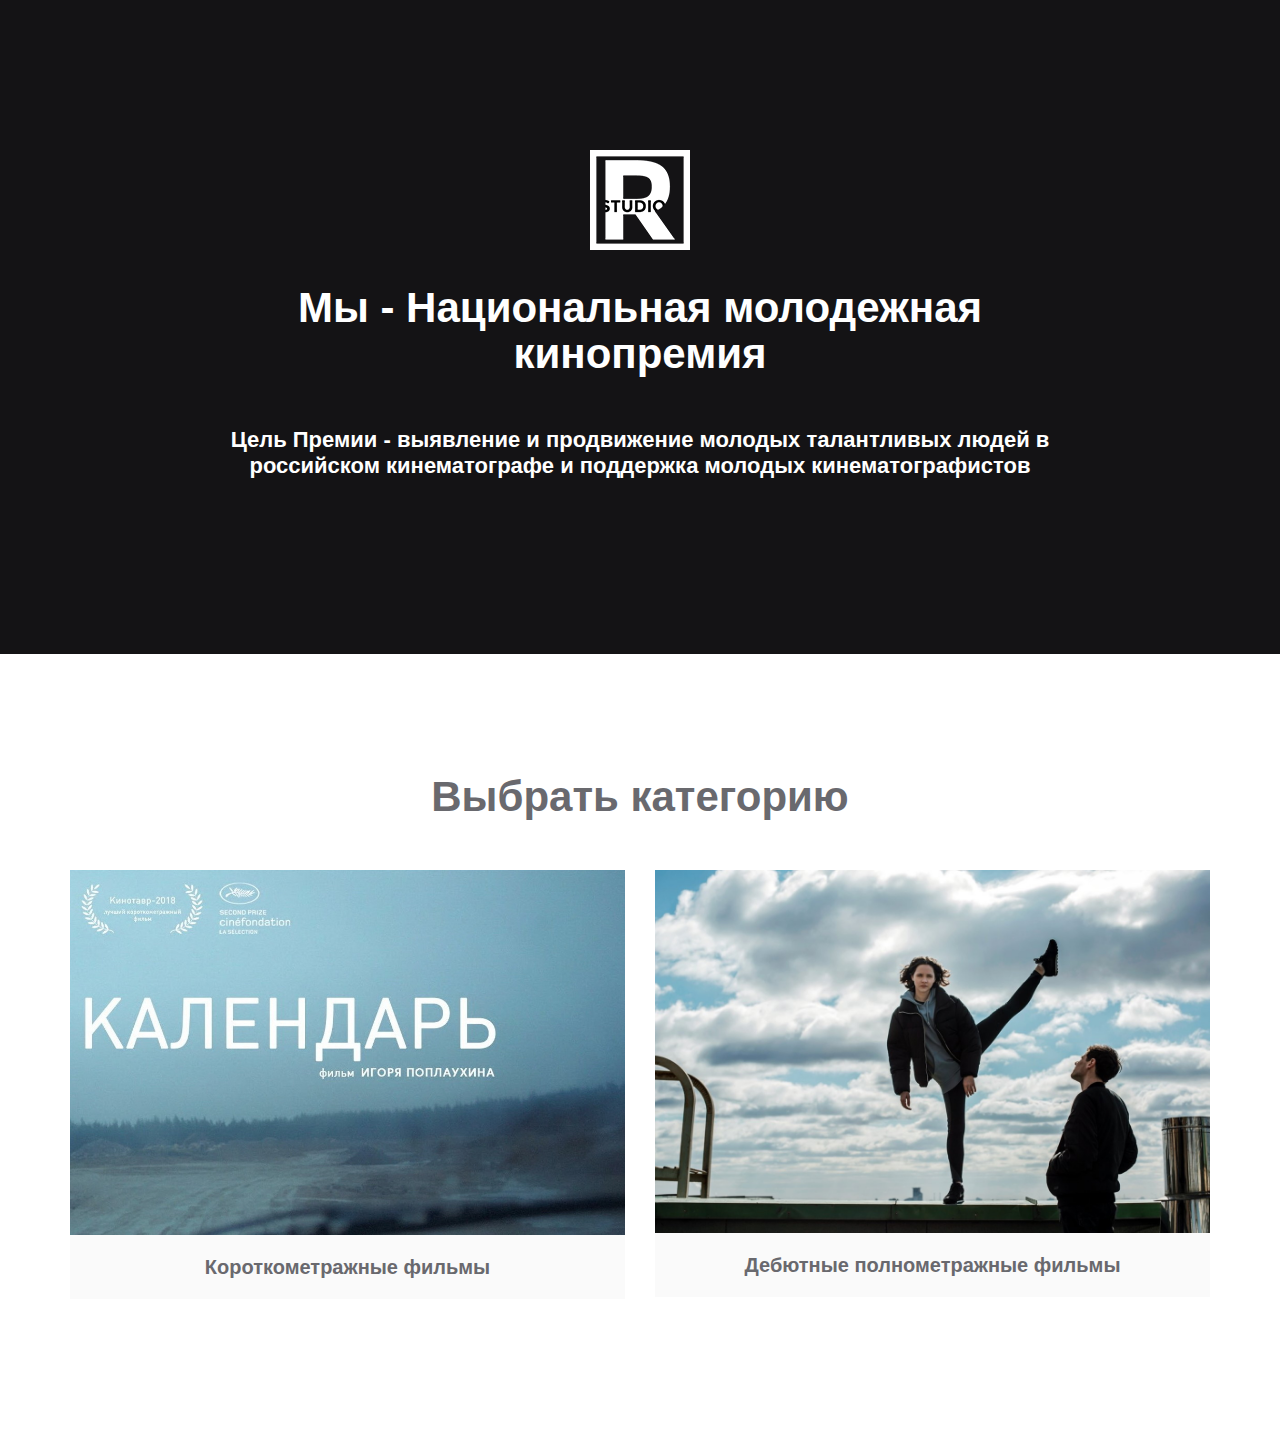
<file: index.html>
<!DOCTYPE html>
<!-- saved from url=(0039) -->
<html lang="en"><head><meta http-equiv="Content-Type" content="text/html; charset=UTF-8">

        <meta http-equiv="X-UA-Compatible" content="IE=edge">
        <meta name="viewport" content="width=device-width, initial-scale=1">

        <title>Роскульцентр - Национальная молодежная кинопремия</title>
        <meta name="description" content="Multipurpose Landing Page with Page Builder - Agency/Portfolio/Freelancer Landing Page">
        <meta name="keywords" content="getleads, html theme, Landing page, html landing page, one page, responsive landing page, agency, app, startup, consulting, event, e-learning, woodworking, event, medical, webservice, yoga">
        <meta name="author" content="Themedept">


        <link rel="shortcut icon" href="images/favicon.ico" type="image/x-icon">
        <link rel="icon" href="images/favicon.ico" type="image/x-icon">


        <link rel="stylesheet" href="css/bootstrap.min.css">

        <link rel="stylesheet" href="css/style.css">

        <link rel="stylesheet" href="css/responsive.css">


        <!--[if lt IE 9]>
              <script src="https://oss.maxcdn.com/html5shiv/3.7.2/html5shiv.min.js"></script>
              <script src="https://oss.maxcdn.com/respond/1.4.2/respond.min.js"></script>
            <![endif]-->
    </head>
    <body >

        <div class="loader bg-white" style="display: none;">
            <div class="loader-inner ball-scale-ripple-multiple vh-center" style="display: none;">
                <div></div>
                <div></div>
                <div></div>
            </div>
        </div>
        <div class="main-container" id="page">

            <section id="hero" class="bg-color content-align-md">
                <div class="container">
                    <div class="row y-middle c2">

                        <div class="col-lg-9 center-md text-white text-center">
                            <img src="images/logo.png" alt="" class="m-b-md">
                            <h2 class="m-b-lg m-t intro-demo">Мы - Национальная<span> молодежная кинопремия</span></h2>

                            <p class="lead m-b-md f-w-700">Цель Премии - выявление и продвижение молодых талантливых людей в российском кинематографе и поддержка молодых кинематографистов</p>
                        </div>


                    </div>
                </div>
            </section>


            <section id="demos" class="p-y-lg bg-edit">

                <div class="container">
                    <div class="row">
                        <div class="col-md-8 col-md-offset-2">
                            <div class="section-header text-center wow fadeIn m-t-20" >
                                <h2>Выбрать категорию</h2>
                            </div>
                        </div>
                    </div>
                    <div class="row c3 text-center">

                        <div class="col-sm-6">
                            <a href="demo1">
                                <div class="h caption-4 m-b-0">
                                    <figure><img src="images/black.jpg" alt="">
                                        <figcaption>
                                            <div class="caption-box vertical-center-abs text-center">
                                                <a href="black.html" class="btn btn-shadow btn-ghost">Просмотреть участников</a>
                                            </div>
                                        </figcaption>
                                    </figure>
                                </div>
                            </a>
                            <h5 class="bg-light">Короткометражные фильмы</h5>
                        </div>

                        <div class="col-sm-6">
                            <a href="demo3">
                                <div class="h caption-4 m-b-0">
                                    <figure><img src="images/white.jpg" alt="">
                                        <figcaption>
                                            <div class="caption-box vertical-center-abs text-center">
                                                <a href="white.html"  class="btn btn-shadow btn-ghost">Просмотреть участников</a>
                                            </div>
                                        </figcaption>
                                    </figure>
                                </div>
                            </a>
                            <h5 class="bg-light">Дебютные полнометражные фильмы</h5>
                        </div>


                    </div>


                </div>
            </section>

        </div>



    </body></html>
</file>
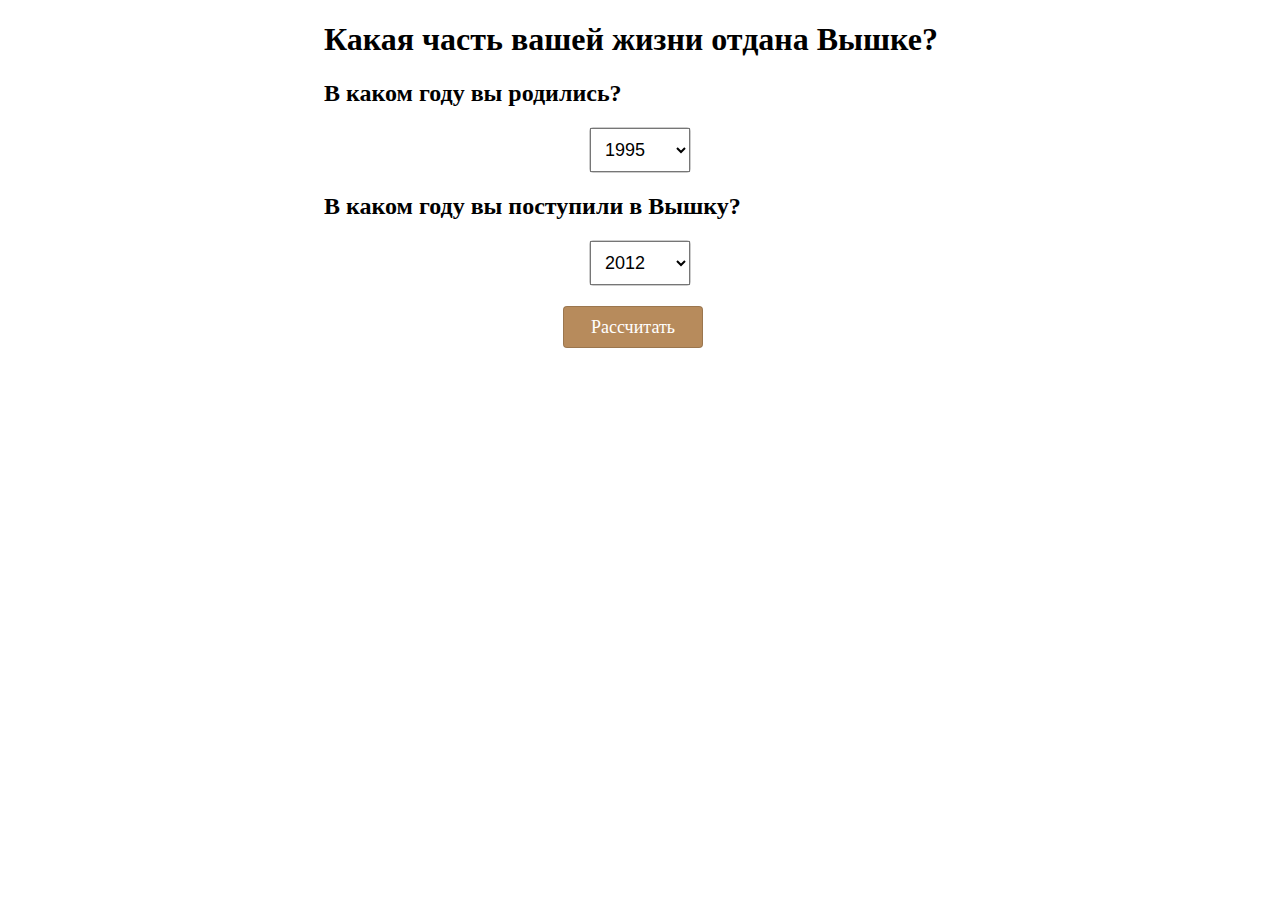
<file: game.html>
<!doctype html>
<html>
  <head>
    <meta charset="utf-8">
    <link rel="stylesheet" href="css/hse_game.css">
  </head>
  <body>

    <div class="game" id="game">

      <h1>Какая часть вашей жизни отдана Вышке?</h1>
        <label for="birthyear"><h2>В каком году вы родились?</h2></label>
      <div id="birth">
      <select name="birthyear" id="birthyear"><option value="1900">1900</option><option value="1901">1901</option><option value="1902">1902</option><option value="1903">1903</option><option value="1904">1904</option><option value="1905">1905</option><option value="1906">1906</option><option value="1907">1907</option>
        <option value="1908">1908</option><option value="1909">1909</option><option value="1910">1910</option><option value="1911">1911</option><option value="1912">1912</option><option value="1913">1913</option>
        <option value="1914">1914</option><option value="1915">1915</option><option value="1916">1916</option><option value="1917">1917</option><option value="1918">1918</option><option value="1919">1919</option><option value="1920">1920</option>
        <option value="1921">1921</option>
        <option value="1922">1922</option><option value="1923">1923</option><option value="1924">1924</option><option value="1925">1925</option><option value="1926">1926</option><option value="1927">1927</option>
        <option value="1928">1928</option><option value="1929">1929</option><option value="1930">1930</option><option value="1931">1931</option><option value="1932">1932</option><option value="1933">1933</option><option value="1934">1934</option>
        <option value="1935">1935</option><option value="1936">1936</option><option value="1937">1937</option><option value="1938">1938</option><option value="1939">1939</option><option value="1940">1940</option><option value="1941">1941</option>
        <option value="1942">1942</option><option value="1943">1943</option><option value="1944">1944</option><option value="1945">1945</option><option value="1946">1946</option><option value="1947">1947</option><option value="1948">1948</option>
        <option value="1949">1949</option><option value="1950">1950</option><option value="1951">1951</option><option value="1952">1952</option><option value="1953">1953</option><option value="1954">1954</option><option value="1955">1955</option>
        <option value="1956">1956</option><option value="1957">1957</option><option value="1958">1958</option><option value="1959">1959</option><option value="1960">1960</option><option value="1961">1961</option><option value="1962">1962</option>
        <option value="1963">1963</option><option value="1964">1964</option><option value="1965">1965</option><option value="1966">1966</option><option value="1967">1967</option><option value="1968">1968</option><option value="1969">1969</option>
        <option value="1970">1970</option><option value="1971">1971</option><option value="1972">1972</option><option value="1973">1973</option><option value="1974">1974</option><option value="1975">1975</option><option value="1976">1976</option>
        <option value="1977">1977</option><option value="1978">1978</option><option value="1979">1979</option><option value="1980">1980</option><option value="1981">1981</option><option value="1982">1982</option><option value="1983">1983</option>
        <option value="1984">1984</option><option value="1985">1985</option><option value="1986">1986</option><option value="1987">1987</option><option value="1988">1988</option><option value="1989">1989</option><option value="1990">1990</option>
        <option value="1991">1991</option><option value="1992">1992</option><option value="1993">1993</option><option value="1994">1994</option><option value="1995" selected>1995</option><option value="1996">1996</option><option value="1997">1997</option>
        <option value="1998">1998</option><option value="1999">1999</option><option value="2000">2000</option><option value="2001">2001</option><option value="2002">2002</option><option value="2003">2003</option><option value="2004">2004</option>
        <option value="2005">2005</option><option value="2006">2006</option><option value="2007">2007</option><option value="2008">2008</option><option value="2009">2009</option><option value="2010">2010</option><option value="2011">2011</option>
        <option value="2012">2012</option><option value="2013">2013</option><option value="2014">2014</option><option value="2015">2015</option><option value="2016">2016</option><option value="2017">2017</option>
        <option value="2018">2018</option>
        <option value="2019">2019</option>
      </select>
    </div>

    <label for="hseyear"><h2>В каком году вы поступили в Вышку?</h2></label>
    <div id="hse">
      <select name="hseyear" id="hseyear">
        <option value="1992">1992</option><option value="1993">1993</option><option value="1994">1994</option><option value="1995">1995</option><option value="1996">1996</option><option value="1997">1997</option>
        <option value="1998">1998</option><option value="1999">1999</option><option value="2000">2000</option><option value="2001">2001</option><option value="2002">2002</option><option value="2003">2003</option><option value="2004">2004</option>
        <option value="2005">2005</option><option value="2006">2006</option><option value="2007">2007</option><option value="2008">2008</option><option value="2009">2009</option><option value="2010">2010</option><option value="2011">2011</option>
        <option value="2012" selected>2012</option><option value="2013">2013</option><option value="2014">2014</option><option value="2015">2015</option><option value="2016">2016</option><option value="2017">2017</option><option value="2018">2018</option>
        <option value="2019">2019</option>
      </select>
    </div>

    <div class="btn_block">
      <button class="btn_calc" onclick="calc()" style="background-color: rgb(183, 139, 92);">Рассчитать</button>
    </div>

  </div>

  <div id="res" style="display: none;">
  </div>

  <script>
      function calc() {
        var birth_year = document.getElementById('birthyear');
        var hse_year = document.getElementById('hseyear');
        var cur_date = new Date();
        var result = Math.round((cur_date.getFullYear() - hse_year.value)/(cur_date.getFullYear() - birth_year.value)*100);
        console.log(result);
        document.getElementById('res').innerHTML = "<h1>Вы провели в Вышке " + result + "% своей жизни</h1>";
        document.getElementById('game').style['display'] = 'none';
        document.getElementById('res').style['display'] = 'block';
      };
  </script>

  </body>
</html>
</file>
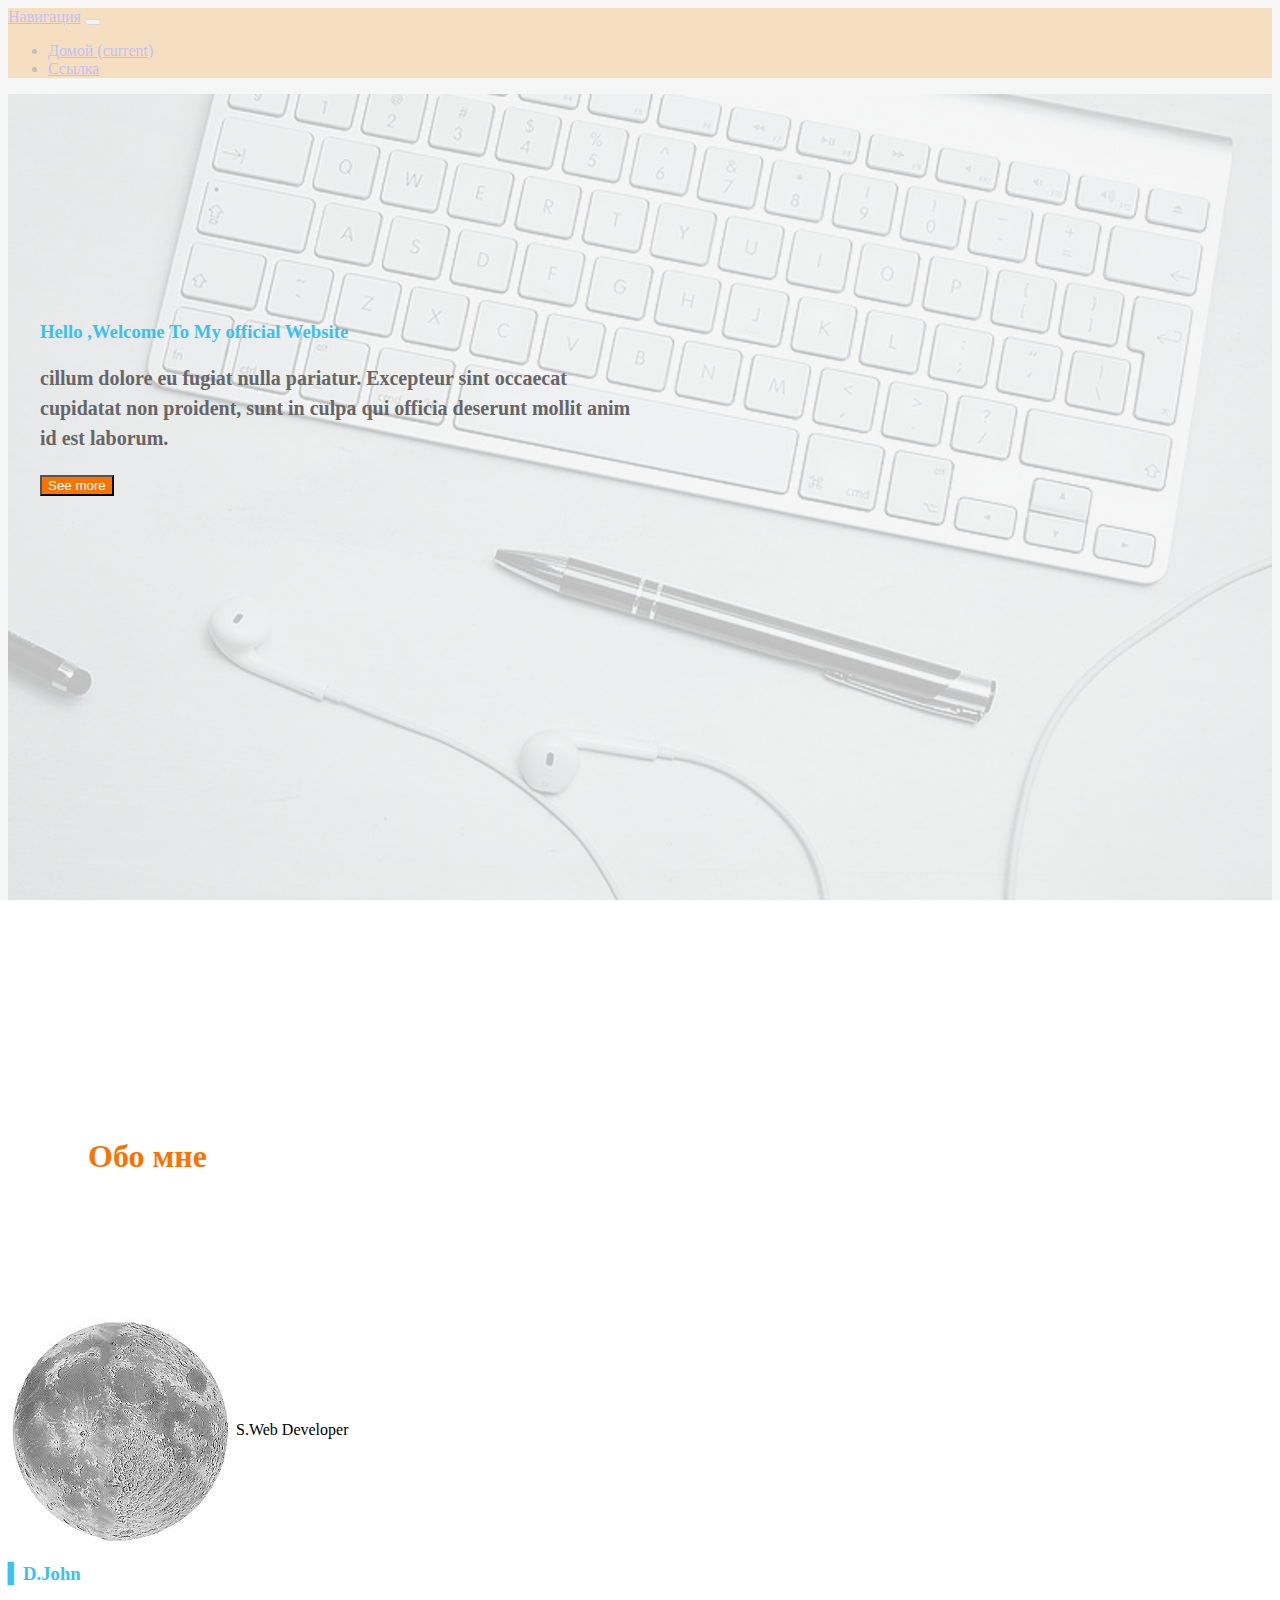
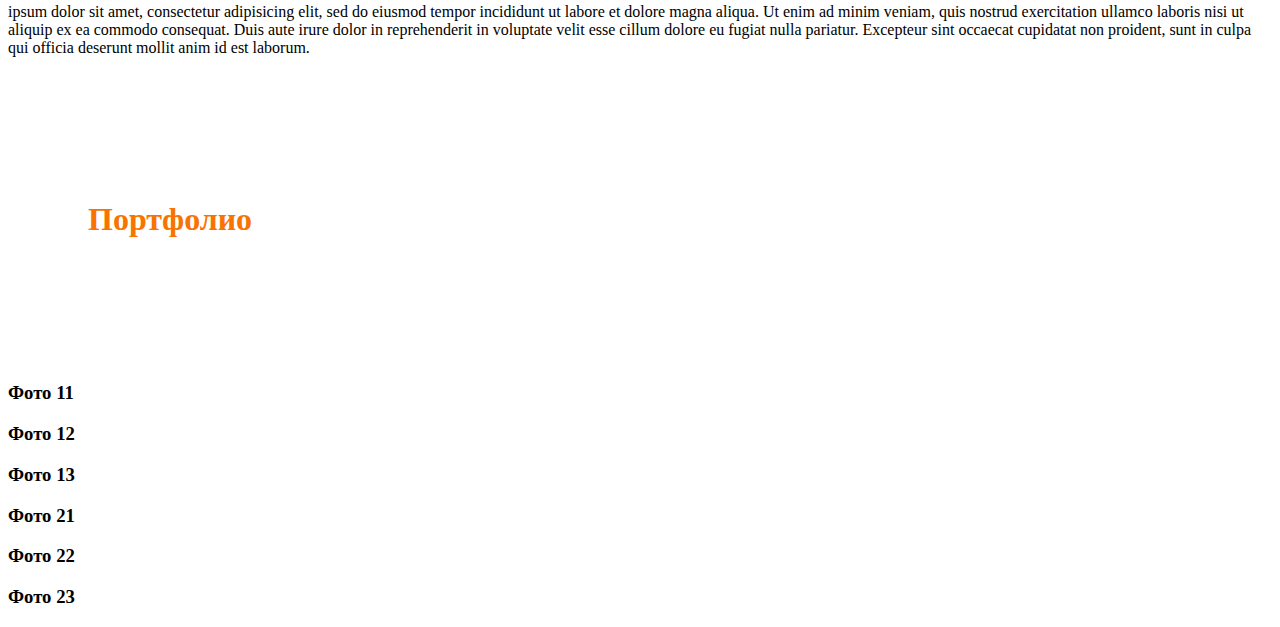
<file: newweb.html>
<!doctype html>
<html lang="ru">
 <head>

  <meta charset="utf-8">
  <meta name="viewport" content="width=device-width, initial-scale=1, shrink-to-fit=no">

  <link rel="stylesheet" href="https://stackpath.bootstrapcdn.com/bootstrap/4.1.3/css/bootstrap.min.css" integrity="sha384-MCw98/SFnGE8fJT3GXwEOngsV7Zt27NXFoaoApmYm81iuXoPkFOJwJ8ERdknLPMO" crossorigin="anonymous">
  <link rel="stylesheet" href="css/bs.css">

  <title>Сайт на бутстрапе</title>
 </head>
 <body>
   <nav class="navbar navbar-expand-lg fixed-top">
     <a class="navbar-brand" href="#">Навигация</a>
     <button class="navbar-toggler" type="button" data-toggle="collapse" data-target="#navbarSupportedContent" aria-controls="navbarSupportedContent" aria-expanded="false" aria-label="Toggle navigation">
       <span class="navbar-toggler-icon"></span>
     </button>

    <div class="collapse navbar-collapse" id="navbarSupportedContent">
    <ul class="navbar-nav mr-2">
      <li class="nav-item active">
        <a class="nav-link" href="#">Домой <span class="sr-only">(current)</span></a>
      </li>
      <li class="nav-item">
        <a class="nav-link" href="#">Ссылка</a>
      </li>
    </ul>
  </div>

  </nav>

  <header class="header">
    <div class="overlay"></div>
   <div class="container">
     <div class="description text-left">
        <h3><font color="#3AC1EF">
         Hello ,Welcome To My official Website
         <p>
         cillum dolore eu fugiat nulla pariatur. Excepteur sint occaecat cupidatat non
         proident, sunt in culpa qui officia deserunt mollit anim id est laborum.</p>
         <button class="btn btn-outline-secondary">See more</button>
        </font></h3>
       </div>
   </div>
  </header>

<div class="about text-center">
<h1>Обо мне</h1>
</div>
<div class="container">
  <div class="row">
    <div class="col-md-3 col-12">
      <img align="center" src="images/moon.jpg" class="img-fluid">
      <span class="text-justify">S.Web Developer</span>
    </div>
    <div class="col-lg-8 col-md-8 col-sm-12 desc">
      <h3><font color="#3AC1EF">▍D.John</font></h3>
          <p>
             ipsum dolor sit amet, consectetur adipisicing elit, sed do eiusmod
           tempor incididunt ut labore et dolore magna aliqua. Ut enim ad minim veniam,
           quis nostrud exercitation ullamco laboris nisi ut aliquip ex ea commodo
           consequat. Duis aute irure dolor in reprehenderit in voluptate velit esse
           cillum dolore eu fugiat nulla pariatur. Excepteur sint occaecat cupidatat non
           proident, sunt in culpa qui officia deserunt mollit anim id est laborum.
          </p>
    </div>
</div>

<div class="about text-center">
<h1>Портфолио</h1>
</div>
<div class="container">
  <div class="row">
    <div class="col-md-4 col-sm-6"><h3>Фото 11</h3></div>
    <div class="col-md-4 col-sm-6"><h3>Фото 12</h3></div>
    <div class="col-md-4 col-sm-6"><h3>Фото 13</h3></div>
</div>

  <div class="row">
    <div class="col-4"><h3>Фото 21</h3></div>
    <div class="col-4"><h3>Фото 22</h3></div>
    <div class="col-4"><h3>Фото 23</h3></div>
</div>

  <script src="https://code.jquery.com/jquery-3.3.1.slim.min.js" integrity="sha384-q8i/X+965DzO0rT7abK41JStQIAqVgRVzpbzo5smXKp4YfRvH+8abtTE1Pi6jizo" crossorigin="anonymous"></script>
  <script src="https://cdnjs.cloudflare.com/ajax/libs/popper.js/1.14.3/umd/popper.min.js" integrity="sha384-ZMP7rVo3mIykV+2+9J3UJ46jBk0WLaUAdn689aCwoqbBJiSnjAK/l8WvCWPIPm49" crossorigin="anonymous"></script>
  <script src="https://stackpath.bootstrapcdn.com/bootstrap/4.1.3/js/bootstrap.min.js" integrity="sha384-ChfqqxuZUCnJSK3+MXmPNIyE6ZbWh2IMqE241rYiqJxyMiZ6OW/JmZQ5stwEULTy" crossorigin="anonymous"></script>

  <script>
    $(document).ready(function(){
      $('.header').height ($(window).height());
  })
  </script>

 </body>
</html>
</file>
<file: css/style.css>
body{font-family:"Lato","Helvetica Neue",Helvetica,Arial,sans-serif;font-size:16px;line-height:20px;color:#69696E;font-weight:400;-webkit-font-smoothing:antialiased;padding:0;margin:0;}.main-container{overflow:hidden;}section{position:relative;overflow:hidden;}a,a:link,a:visited,a:hover,a:active{text-decoration:none;outline:0;-webkit-transition:all 0.25s ease-out;-moz-transition:all 0.25s ease-out;-ms-transition:all 0.25s ease-out;-o-transition:all 0.25s ease-out;transition:all 0.25s ease-out;}a.inverse,.inverse a,i.inverse{color:#ffffff!important;}blockquote{border-left:none;padding:0;margin:0;font-size:16px;line-height:16px;text-transform:none;}iframe{border:0;}.videoWrapper{position:relative;padding-bottom:56.25%;padding-top:0;height:0;}.videoWrapper>iframe{position:absolute;top:0;left:0;width:100%;height:100%;}.videoWrapper>.frameCover{position:absolute;left:0px;top:0px;width:100%;height:100%;background:none;}@-webkit-viewport { 
    width: device-width; 
}

@-moz-viewport { 
    width: device-width; 
}

@-ms-viewport { 
    width: device-width; 
}

@-o-viewport { 
    width: device-width; 
}

@viewport { 
    width: device-width; 
}



/* ==========================================================================
   02. TYPOGRAPHY
========================================================================== */
/* set margin for optimize vertical-align-middle */
h1, .h1, 
h2, .h2, 
h3, .h3, 
h4, .h4, 
h5, .h5,
h6, .h6,
p, .lead {
    margin-top: 0;
    margin-bottom: 10px;
}

h1, .h1 {
    font-weight: 900;
    font-size: 52px;
    line-height: 56px;
    text-shadow: 0 1px 2px rgba(0,0,0,.1);
}

h2, .h2 {
    font-weight: 900;
    font-size: 42px;
    line-height: 46px;
}

h3, .h3 {
    font-weight: 400;
    font-size: 34px;
    line-height: 38px;
}

h4, .h4 {
    font-weight: 900;
    font-size: 26px;
    line-height: 30px;
}

h5, .h5{
    font-weight: 700;
    font-size: 20px;
    line-height: 24px;
}

p {
    font-size: 16px;
    line-height: 20px;
}

.p-opacity {
    opacity: 0.7;
}

strong, 
b {
    font-weight: 900;
}

.lead {
    font-size: 22px;
    line-height: 26px;
    font-weight: 400;
}

.lead strong,
.lead b {
    font-weight: 700;
}

/*------------------------------------------------------------------*/
/*   Lato Font Weight
/*-----------------------------------------------------------------*/
.f-w-300 {
    font-weight: 300;
}

.f-w-400 {
    font-weight: 400;
}

.f-w-700 {
    font-weight: 700;
}

.f-w-900 {
    font-weight: 900;
}

/*------------------------------------------------------------------*/
/*   Contextual Colors
/*-----------------------------------------------------------------*/
.text-white {
    color: #ffffff;
}

.text-black {
    color: #69696E;
}

.text-blue {
    color: #439fe0;
}



/* ==========================================================================
   03. BACKGROUNDS
========================================================================== */
/*------------------------------------------*/
/*   Background Colors for demos
/*------------------------------------------*/
.bg-grey{
    background-color: #f1f1f1;
}

.bg-light{
    background-color: #fafafa;
	padding:20px 0;
}

.bg-orange {
    background-color: #ef7c46;
}

.bg-blue {
    background-color: #439FE0;
}

.bg-green {
    background-color: #56B68B;
}

.bg-red {
    background-color: #e74c3c;
}

.bg-purple {
    background-color: #8e44ad;
}

.bg-yellow {
    background-color: #f1c40f;
}

.bg-dark {
    background-color: #525e6c;
}

.bg-black {
    background-color: #2e3234;
}

.bg-white {
    background-color: #ffffff;
}

/*------------------------------------------*/
/*   Background Images for demos
/*------------------------------------------*/
.bg-color {
    background-color : #141315;
}

/*------------------------------------------*/
/*  Overlay Effect
/*------------------------------------------*/
.overlay {
    position: absolute;
    top: 0;
    left: 0;
    width: 100%;
    height: 100%;
    z-index: 0;
    /* Provides cross-browser RGBa background */
    zoom: 1;
    filter: progid:DXImageTransform.Microsoft.gradient(gradientType=0, startColorstr='#80000000', endColorstr='#80000000');
    background: transparent;
    background: rgba(51, 51, 51, 0.5);
}

/* set filter as none for IE9+, because IE9+ support RGBa */
:root .overlay {
    filter: none\0/IE9;
}



/* ==========================================================================
   04. BUTTONS
========================================================================== */
.btn, 
a.btn {
    display: inline-block;
    /*color: #ffffff;*/
    padding: 11px 18px;
    margin-bottom: 7px;
    margin-right: 5px;
    font-size: 15px;
    font-weight: 900;
    letter-spacing: 1px;
    vertical-align: middle;
    white-space: pre-line;
    text-align: center;
    -webkit-border-radius: 4px;
    -moz-border-radius: 4px;
    border-radius: 4px;
    cursor: pointer;
    -webkit-transition: all 0.3s ease-out;
    -moz-transition: all 0.3s ease-out;
    -ms-transition: all 0.3s ease-out;
    -o-transition: all 0.3s ease-out;
    transition: all 0.3s ease-out;
}

.btn:focus,
a.btn:focus,
.btn:hover,
a.btn:hover,
.btn.active:focus,
a.btn.active:focus,
.btn:active:focus,
a.btn:active:focus {
    color: #141315;
    outline: none;
}

.btn-md, 
a.btn-md {
    padding: 15px 25px;
    font-size: 16px;
}

.btn-lg, 
a.btn-lg {
    padding: 25px 60px;
    font-size: 18px;
}

/*------------------------------------------*/
/*  Menu Buttons
/*------------------------------------------*/
.btn-nav,
a.btn-nav,
.navbar-nav>li>a.btn-nav {
    color: #141315;
    margin-right: 0;
    margin-bottom: 0;
    opacity: 1 !important;
    -webkit-transition: all 0.5s ease-in-out;
    -moz-transition: all 0.5s ease-in-out;
    -o-transition: all 0.5s ease-in-out;
    transition: all 0.5s ease-in-out;
}

.active .btn-nav {
    background-color: #525e6c !important; 
}

.cta-header .active .btn-blue.btn-nav {
    background-color: #439FE0 !important;
}

.cta-header .active .btn-nav.btn-green {
    background-color: #f1f1f1 !important;
}

.cta-header .active .btn-nav.btn-yellow {
    background-color: #f1c40f !important;
}

.btn.btn-border {
    background-color: transparent !important;
}

/*------------------------------------------*/
/*  Grey Buttons
/*------------------------------------------*/
.btn-grey,
a.inverse.btn-grey,
.inverse a.btn-grey {
    background-color: #EFF1F4;
    color:#141315!important;
}

.btn.btn-grey {
    border: 3px solid #EFF1F4;
}

.btn-grey:hover,
.btn-nav.btn-grey:hover, 
.btn-grey:focus,
.btn-nav.btn-grey:focus {
    background-color: #d7dce5;
}

.btn.btn-grey:hover,
.btn.btn-grey:focus {
    border: 3px solid #d7dce5;
}

.btn-shadow.btn-grey {
    -webkit-box-shadow: 0 4px 0 #c7c8c9;
    -moz-box-shadow: 0 4px 0 #c7c8c9;
    box-shadow: 0 4px 0 #c7c8c9;
}

.btn-border.btn-grey,
a.btn-border.btn-grey {
    color: #EFF1F4;
}

/*------------------------------------------*/
/*  Orange Buttons
/*------------------------------------------*/
.btn-orange,
a.inverse.btn-orange,
.inverse a.btn-orange {
    background-color: #ef7c46;
}

.btn.btn-orange {
    border: 3px solid #ef7c46;
}

.btn-orange:hover,
.btn-nav.btn-orange:hover, 
.btn-orange:focus,
.btn-nav.btn-orange:focus {
    background-color: #ec6120;
}

.btn.btn-orange:hover,
.btn.btn-orange:focus {
    border: 3px solid #ec6120;
}

.btn-shadow.btn-orange {
    -webkit-box-shadow: 0 4px 0 #c76f45;
    -moz-box-shadow: 0 4px 0 #c76f45;
    box-shadow: 0 4px 0 #c76f45;
}

.btn-border.btn-orange,
a.btn-border.btn-orange {
    color: #ef7c46;
}

/*------------------------------------------*/
/*  Blue Buttons
/*------------------------------------------*/
.btn-blue,
a.inverse.btn-blue,
.inverse a.btn-blue {
    background-color: #439FE0;
}

.btn.btn-blue {
    border: 3px solid #439FE0;
}

.btn-blue:hover,
.btn-nav.btn-blue:hover, 
.btn-blue:focus,
.btn-nav.btn-blue:focus {
    background-color: #1d83c9;
}

.btn.btn-blue:hover,
.btn.btn-blue:focus {
    border: 3px solid #1d83c9;
}

.btn-shadow.btn-blue {
    -webkit-box-shadow: 0 4px 0 #437598;
    -moz-box-shadow: 0 4px 0 #437598;
    box-shadow: 0 4px 0 #437598;
}

.btn-border.btn-blue,
a.btn-border.btn-blue  {
    color: #439FE0;
}

/*------------------------------------------*/
/*  Green Buttons
/*------------------------------------------*/
.btn-green,
a.inverse.btn-green,
.inverse a.btn-green {
    background-color: #f1f1f1;
}
.btn-color{
	color: #333;
}

.btn.btn-green {
    border: 3px solid #f1f1f1;
	color:#333;
}

.btn-green:hover, 
.btn-nav.btn-green:hover,
.btn-green:focus,
.btn-nav.btn-green:focus {
    opacity:.8;
}

.btn.btn-green:hover,
.btn.btn-green:focus {
    border: 3px solid #f1f1f1;
}

.btn-shadow.btn-green {
    -webkit-box-shadow: 0 4px 0 #f1f1f1;
    -moz-box-shadow: 0 4px 0 #f1f1f1;
    box-shadow: 0 4px 0 #f1f1f1;
}

.btn-border.btn-green,
a.btn-border.btn-green {
    color: #56B68B;
}

/*------------------------------------------*/
/*  Red Buttons
/*------------------------------------------*/
.btn-red,
a.inverse.btn-red,
.inverse a.btn-red {
    background-color: #e74c3c;
}

.btn.btn-red {
    border: 3px solid #e74c3c;
}

.btn-red:hover, 
.btn-nav.btn-red:hover,
.btn-red:focus,
.btn-nav.btn-red:focus {
    background-color: #db2b19;
}

.btn.btn-red:hover,
.btn.btn-red:focus {
    border: 3px solid #db2b19;
}

.btn-shadow.btn-red {
    -webkit-box-shadow: 0 4px 0 #ba463a;
    -moz-box-shadow: 0 4px 0 #ba463a;
    box-shadow: 0 4px 0 #ba463a;
}

.btn-border.btn-red,
a.btn-border.btn-red  {
    color: #e74c3c;
}

/*------------------------------------------*/
/*  Purple Buttons
/*------------------------------------------*/
.btn-purple,
a.inverse.btn-purple,
.inverse a.btn-purple {
    background-color: #8e44ad;
}

.btn.btn-purple {
    border: 3px solid #8e44ad;
}

.btn-purple:hover,
.btn-nav.btn-purple:hover, 
.btn-purple:focus,
.btn-nav.btn-purple:focus {
    background-color: #722294;
}

.btn.btn-purple:hover,
.btn.btn-purple:focus {
    border: 3px solid #722294;
}

.btn-shadow.btn-purple {
    -webkit-box-shadow: 0 4px 0 #66377a;
    -moz-box-shadow: 0 4px 0 #66377a;
    box-shadow: 0 4px 0 #66377a;
}

.btn-border.btn-purple,
a.btn-border.btn-purple {
    color: #8e44ad;
}

/*------------------------------------------*/
/*  Yellow Buttons
/*------------------------------------------*/
.btn-yellow,
a.inverse.btn-yellow,
.inverse a.btn-yellow {
    background-color: #f1c40f;
}

.btn.btn-yellow {
    border: 3px solid #f1c40f;
}

.btn-yellow:hover,
.btn-nav.btn-yellow:hover, 
.btn-yellow:focus,
.btn-nav.btn-yellow:focus {
    background-color: #ddb100;
}

.btn.btn-yellow:hover,
.btn.btn-yellow:focus {
    border: 3px solid #ddb100;
}

.btn-shadow.btn-yellow {
    -webkit-box-shadow: 0 4px 0 #d1b234;
    -moz-box-shadow: 0 4px 0 #d1b234;
    box-shadow: 0 4px 0 #d1b234;
}

.btn-border.btn-yellow,
a.btn-border.btn-yellow {
    color: #f1c40f;
}

/*------------------------------------------*/
/*  Dark Buttons
/*------------------------------------------*/
.btn-dark,
a.inverse.btn-dark,
.inverse a.btn-dark {
    background-color: #525e6c;
}

.btn.btn-dark {
    border: 3px solid #525e6c;
}

.btn-dark:hover,
.btn-nav.btn-dark:hover, 
.btn-dark:focus,
.btn-nav.btn-dark:focus {
    background-color: #38485b;
}

.btn.btn-dark:hover,
.btn.btn-dark:focus {
    border: 3px solid #38485b;
}

.btn-shadow.btn-dark {
    -webkit-box-shadow: 0 4px 0 #31363b;
    -moz-box-shadow: 0 4px 0 #31363b;
    box-shadow: 0 4px 0 #31363b;
}

.btn-border.btn-dark,
a.btn-border.btn-dark {
    color: #525e6c;
}

/*------------------------------------------*/
/*  Black Buttons
/*------------------------------------------*/
.btn-black,
a.inverse.btn-black,
.inverse a.btn-black {
    background-color: #2e3234;
}

.btn.btn-black {
    border: 3px solid #2e3234;
}

.btn-black:hover,
.btn-nav.btn-black:hover, 
.btn-black:focus,
.btn-nav.btn-black:focus {
    background-color: #21272a;
}

.btn.btn-black:hover,
.btn.btn-black:focus {
    border: 3px solid #21272a;
}

.btn-shadow.btn-black {
    -webkit-box-shadow: 0 4px 0 #0a0b0b;
    -moz-box-shadow: 0 4px 0 #0a0b0b;
    box-shadow: 0 4px 0 #0a0b0b;
}

.btn-border.btn-black,
a.btn-border.btn-black {
    color: #2e3234;
}

/*------------------------------------------*/
/*  Ghost-White Buttons
/*------------------------------------------*/
.btn-ghost {
    background-color: transparent;
    border: 3px solid #fff;
    color: #fff;
}

.btn-ghost:hover {
    background-color: #fff;
    color: #69696E!important;
}

.btn-white {
    background-color: #fff;
    border: 3px solid #fff;
    color: #69696E!important;
}

.btn-white:hover {
    background-color: transparent;
    color: #fff!important;
}

/*------------------------------------------*/
/*  Social Buttons
/*------------------------------------------*/
.social-btn a {
    font-size: 22px!important;
    border-radius: 50px;
    display: inline-block;
    width: 40px;
    height: 40px;
    margin: -10px 0 0 1px;
    color: #fff;
    text-align: center;
}

.social-btn a>i {
    margin-top: 10px;
}

.social-btn a:hover {
    transform: scale(1.3);
    -webkit-transform: scale(1.3);
    -moz-transform: scale(1.3);
    -ms-transform: scale(1.3);
}

.sb-facebook {
    background-color: #3b5998;
}

.sb-facebook:hover {
    background-color: #4c70ba;
}

.sb-foursquare {
    background-color: #ef4b78;
}

.sb-foursquare:hover {
    background-color: #f37a9b;
}

.sb-google-plus {
    background-color: #dd4b39;
}

.sb-google-plus:hover {
    background-color: #e47365;
}

.sb-instagram {
    background-color: #3f729b;
}

.sb-instagram:hover {
    background-color: #548cb9;
}

.sb-linkedin {
    background-color: #0976b4;
}

.sb-linkedin:hover {
    background-color: #0b96e5;
}

.sb-pinterest {
    background-color: #cc2127;
}

.sb-pinterest:hover {
    background-color: #e04046;
}

.sb-skype {
    background-color: #00aff0;
}

.sb-skype:hover {
    background-color: #24c4ff;
}

.sb-twitter {
    background-color: #55acee;
}

.sb-twitter:hover {
    background-color: #83c3f3;
}

.sb-vimeo {
    background-color: #1ab7ea;
}

.sb-vimeo:hover {
    background-color: #49c6ee;
}

.sb-youtube {
    background-color: #e52d27;
}

.sb-youtube:hover {
    background-color: #ea5955;
}

.sb-grey {
    background-color: #EFF1F4;
}

.sb-white {
    background-color: #ffffff;
}

.sb-black {
    background-color: #69696E;
}

/*------------------------------------------*/
/*  App-Store Buttons
/*------------------------------------------*/
.btn-app,
a.btn-app {
    font-family: Arial, Helvetica, sans-serif;
    color: #fff;
    background-color: #000;
    border-radius: 4px;
    padding: 13px 20px 13px 60px;
    position: relative;
    display: inline-block;
    font-size: 25px;
    line-height: 20px;
    font-weight: 700;
    margin: 4px;
    text-align: left;
}

.btn-app i {
    position: absolute;
    left: 15px;
    top: 10px;
    font-size: 45px;
}

.btn-app span {
    display: block;
    font-size: 12px;
    padding-left: 2px;
}

.btn-app.google-play i { 
    top: 7px; 
}

.btn-app.windows-store { 
    padding-left: 70px; 
}

/*------------------------------------------*/
/*   Back to Top Button
/*------------------------------------------*/
.top {
    display: inline-block;
    height: 60px;
    width: 60px;
    position: fixed;
    bottom: 30px;
    right: 30px;
    z-index: 10;
    box-shadow: 0 0 10px rgba(0, 0, 0, 0.05);
    /* image replacement properties */
    overflow: hidden;
    text-indent: 100%;
    white-space: nowrap;
    background: #439FE0 url("../images/top-arrow.svg") no-repeat center 50%;
    visibility: hidden;
    opacity: 0;
    -webkit-transition: opacity .3s 0s, visibility 0s .3s;
    -moz-transition: opacity .3s 0s, visibility 0s .3s;
    transition: opacity .3s 0s, visibility 0s .3s;
}
.top.is-visible, .top.fade-out, .no-touch .top:hover {
    -webkit-transition: opacity .3s 0s, visibility 0s 0s;
    -moz-transition: opacity .3s 0s, visibility 0s 0s;
    transition: opacity .3s 0s, visibility 0s 0s;
}
.top.is-visible {
    /* the button becomes visible */
    visibility: visible;
    opacity: 1;
}
.top.fade-out {
    /* if the user keeps scrolling down, the button is out of focus and becomes less visible */
    opacity: .5;
}
.no-touch .top:hover {
    background-color: #e86256;
    opacity: 1;
}



/* ==========================================================================
   05. FORMS
========================================================================== */
.form-control {
    background: #e8ebed;
    color: #657380;
    font-size: 15px;
    font-weight: 700;
    padding: 16px;
    width:100%;
    height: auto;
    outline: 0;
    border: 2px solid #e8ebed;
    box-shadow: none;
    -webkit-transition: all 0.2s;
    -moz-transition: all 0.2s;
    -ms-transition: all 0.2s;
    -o-transition: all 0.2s;
    transition: all 0.2s;
}

.form-control:focus {
    background: #ffffff;
    border-color: #d4d9dd;
    box-shadow: none;
}

.form-white .form-control {
    background: #ffffff;
    border-color: #ffffff;
    color: #657380;
    -webkit-border-radius: 2px;
    -moz-border-radius: 2px;
    border-radius: 2px;
}

.form-white .form-control:focus {
    border-color: #ffffff;
}

.form-horizontal .control-label {
    padding-top: 14px;
}

.form-group button {
    width: 100%;
}

.form-inline .form-group, 
.form-inline .form-group input {
    margin-bottom: 2px;
}

.form-inline button {
    font-size: 15px;
    font-weight: 900;
    padding: 12px 25px;
    vertical-align: top;
    text-transform: uppercase;
    -webkit-border-radius: 2px;
    -moz-border-radius: 2px;
    border-radius: 2px;
}

.form-inline.double-input .form-group {
    width: 100%;
}

.form-inline.double-input .form-control {
    width: 49%;
}

.form-inline.double-input button {
    width: 99%;
}

.checkbox label, 
.radio label {
    font-size: 15px;
}

input[type=checkbox], 
input[type=radio] {
    margin-top: 6px;
}

.input-group-addon {
    padding: 6px 20px;
    font-size: 25px;
    font-weight: 400;
    line-height: 1;
    color: #555;
    text-align: center;
    background-color: #e8ebed;
    border: 2px solid #e8ebed;
    border-radius: 4px;
}

textarea { 
    resize:vertical; 
}

.form-inline .btn {
    padding: 14px 25px 15px;
}

/* mailchimp response */
.mc-response {
    font-size: 18px;
    line-height: 22px;
    font-weight: 900;
    margin-top: 10px;
    color: #fff;
    background-color: #8e44ad;
    padding: 20px;
    border-radius: 5px;
    -webkit-transition:all 2s ease-in-out;
    -moz-transition:all 2s ease-in-out;
    -o-transition:all 2s ease-in-out;
    transition:all 2s ease-in-out;
}

/* contact form response */
.success,
.failed {
    display: none;
    padding: 10px;
    border-radius: 5px;
    font-size: 17px;
    line-height: 20px;
    color: #fff;
}

.success i, 
.failed i {
    margin-right: 5px;
}    

.success {
    background-color: #56B68B;
}

.failed {    
    background-color: #e74c3c;
}


/* ==========================================================================
   06. CAROUSEL, LOADER, LIGHTBOX & HOVER EFFECT
========================================================================== */
/*------------------------------------------*/
/*   Carousel
/*------------------------------------------*/
/* Fade Effect */
.carousel-fade .carousel-inner .item {
    opacity: 0;
    -webkit-transition-property: opacity;
    -moz-transition-property: opacity;
    -o-transition-property: opacity;
    transition-property: opacity;
}

.carousel-fade .carousel-inner .active {
    opacity: 1;
}

.carousel-fade .carousel-inner .active.left,
.carousel-fade .carousel-inner .active.right {
    left: 0;
    opacity: 0;
    z-index: 1;
}

.carousel-fade .carousel-inner .next.left,
.carousel-fade .carousel-inner .prev.right {
    opacity: 1;
}

.carousel-fade .carousel-control {
    z-index: 2;
}

.carousel-indicators {
    bottom: -40px;
}

.carousel-indicators li {
    border: 2px solid #fff;
}

.carousel-indicators.inverse li {
    background-color: #869791;
    border: 2px solid #869791;
    opacity: 0.75;
}

.carousel-indicators.inverse .active {
    opacity: 1;
}

.shadow {
    -webkit-box-shadow: 0 3px 6px 0 rgba(0, 0, 0, 0.1);
    -moz-box-shadow: 0 3px 6px 0 rgba(0, 0, 0, 0.1);
    box-shadow: 0 3px 6px 0 rgba(0, 0, 0, 0.1);
    -webkit-transition: 0.2s ease-out;
    -moz-transition: 0.2s ease-out;
    -o-transition: 0.2s ease-out;
    -ms-transition: 0.2s ease-out;
    transition: 0.2s ease-out;
    margin-bottom: 10px;
    margin-left: 5px;
    margin-right: 5px; 
}

.shadow:hover {
    -webkit-box-shadow: 0 6px 12px 0 rgba(0, 0, 0, 0.2);
    -moz-box-shadow: 0 6px 12px 0 rgba(0, 0, 0, 0.2);
    box-shadow: 0 6px 12px 0 rgba(0, 0, 0, 0.2);
}

.owl-theme .owl-controls .owl-page span {
    margin: 4px;
}

.owl-theme.inverse .owl-controls .owl-page.active span {
    background-color: #fff;
    border: 2px solid #fff;
}

.owl-theme.inverse .owl-controls .owl-page span {
    border: 2px solid #fff;
    background-color: transparent; 
}

/*------------------------------------------*/
/*   Loader
/*------------------------------------------*/
.loader{
    position: fixed;
    top: 0;
    left: 0;
    right: 0;
    bottom: 0;
    z-index: 99999;
    height: 100%;
    width: 100%;
    text-align: center;
    overflow: hidden !important;
}

.loader.bg-white .loader-inner>div,
.loader.bg-grey .loader-inner>div,
.loader.bg-light .loader-inner>div
 {
    border: 1px solid #69696E;
}

/*------------------------------------------*/
/*   Lightbox Popup
/*------------------------------------------*/
.mfp-bg {
    opacity: 0.9;
}

.mfp-title {
    font-weight: 900;
    font-size: 15px;
}

.mfp-close {
    font-family: "Lato", "Helvetica Neue", Helvetica, Arial, sans-serif;
    font-weight: 900;
    font-size: 30px;
}

/*------------------------------------------*/
/*   Hover Effects
/*------------------------------------------*/
.h figure {
    z-index: 1;
    position: relative;
    overflow: hidden;
}

.h figure img {
    display: block;
    position: relative;
    width: 100%;
    height: auto;
    -webkit-transition:all 0.5s ease-in-out;
    -moz-transition:all 0.5s ease-in-out;
    -o-transition:all 0.5s ease-in-out;
    transition:all 0.5s ease-in-out;
}

.h figcaption {
    position: absolute;
    bottom: 0;
    top: 0;
    width: 100%;
    opacity: 0;
    z-index: 1;
    -webkit-transition:all 0.5s ease-in-out;
    -moz-transition:all 0.5s ease-in-out;
    -o-transition:all 0.5s ease-in-out;
    transition:all 0.5s ease-in-out;
}

.h figure:hover figcaption, 
.h figure:hover img {
    opacity: 1;
    -webkit-transition:all 0.5s ease-in-out;
    -moz-transition:all 0.5s ease-in-out;
    -o-transition:all 0.5s ease-in-out;
    transition:all 0.5s ease-in-out;
}

/* caption-1 */
.h.caption-1 figcaption {
    border: 3px solid #dedde1;
    border-radius: 0;
    background-color: #ffffff;
    background-color: rgba(255,255,255,1);
}

.h.caption-1 .caption-box {
    padding-left: 20px;
    padding-right: 20px;
    width: 100%;
}

/* caption-2, caption-3 */
.h.caption-2 figure img {
    z-index: 10;
}

.h.caption-2 figure:hover img {
    transform: translateY(-50px) scale(0.5);
}

.h.caption-2 figcaption .caption-box {
    position: absolute;
    bottom: 5%;
    width: 100%;
    text-align: center;
}

.h.caption-2 figcaption .caption-box p, 
.h.caption-3 figcaption .caption-box p {
    font-size: 16px;
    font-weight: 900;
}

.h.caption-2 figcaption .caption-box p.small, 
.h.caption-3 figcaption .caption-box p.small {
    font-size: 14px;
    font-weight: 400;
    font-style: italic;
}

.h.caption-2 figcaption .caption-box a, 
.h.caption-3 figcaption .caption-box a {
    padding: 5px 10px;
}

/* caption-3 */
.h.caption-3 figure:hover img {
    -webkit-transform: translateY(-50px);
    -ms-transform: translateY(-50px);
    -o-transform: translateY(-50px);
    transform: translateY(-50px);
}

.h.caption-3 figcaption {
    top: auto;
    border: none;
    padding-top: 10px;
    background-color: #439FE0;
    -webkit-transform: translateY(100%);
    -ms-transform: translateY(100%);
    -o-transform: translateY(100%);
    transform: translateY(100%);
}

.h.caption-3 figure:hover figcaption {
    -webkit-transform: translateY(0px);
    -ms-transform: translateY(0px);
    -o-transform: translateY(0px);
    transform: translateY(0px);
}

.h.caption-3 figcaption .caption-box {
    text-align: center;
}

/* caption-4 */
.h.caption-4 figcaption {
    background-color: rgba(51, 51, 51, 0.8);
}

.h.caption-4 .caption-box {
    padding-left: 20px;
    padding-right: 20px;
    width: 100%;
}

.h.caption-4 figure:hover img,  
.h.caption-5 figure:hover img{
    -webkit-transform: scale(1.3);
    -ms-transform: scale(1.3);
    -o-transform: scale(1.3);
    transform: scale(1.3);
}

/* caption-5 */
.h.caption-5 figcaption {
    opacity: 1;
    background-color: rgba(0, 0, 0, 0.15);
}

.h.caption-5 .caption-box {
    padding-left: 20px;
    padding-right: 20px;
    padding-top: 23%;
    width: 100%;
    -webkit-transition:all 0.5s ease-out;
    -moz-transition:all 0.5s ease-out;
    -o-transition:all 0.5s ease-out;
    transition:all 0.5s ease-out;
}

.h.caption-5 figure p, 
.h.caption-5 figure a {
    visibility: hidden;
    -webkit-transition:all 0.1s ease-out;
    -moz-transition:all 0.1s ease-out;
    -o-transition:all 0.1s ease-out;
    transition:all 0.1s ease-out;
}

.h.caption-5 figure:hover p, 
.h.caption-5 figure:hover a {
    visibility: visible;
    -webkit-transition:all 0.5s ease-out;
    -moz-transition:all 0.5s ease-out;
    -o-transition:all 0.5s ease-out;
    transition:all 0.5s ease-out;
}

.h.caption-5 figure:hover .caption-box {
    padding-top: 0;
    -webkit-transition:all 0.5s ease-out;
    -moz-transition:all 0.5s ease-out;
    -o-transition:all 0.5s ease-out;
    transition:all 0.5s ease-out;
}

.h.caption-5 .caption-box h5>span {
    display:block;
    text-transform: uppercase;
    font-weight: 800;
    font-size: 15px;
}

.img-thumbnail {
    border: 1px solid #EFF1F4;
}



/* ==========================================================================
   07. SPACING & ALIGNMENT
========================================================================== */
/* margin */
.m-a-0 { margin:        0 !important; }
.m-t-0 { margin-top:    0 !important; }
.m-r-0 { margin-right:  0 !important; }
.m-b-0 { margin-bottom: 0 !important; }
.m-l-0 { margin-left:   0 !important; }
.m-x-0 { margin-right:  0 !important; margin-left:   0 !important; }
.m-y-0 { margin-top:    0 !important; margin-bottom: 0 !important; }

.m-a { margin:        10px !important; }
.m-t { margin-top:    10px !important; }
.m-r { margin-right:  10px !important; }
.m-b { margin-bottom: 10px !important; }
.m-l { margin-left:   10px !important; }
.m-x { margin-right:  10px !important; margin-left: 10px !important; }
.m-y { margin-top:    10px !important; margin-bottom: 10px !important; }
.m-x-auto { margin-right: auto !important; margin-left: auto !important; }

.m-a-md { margin:        25px !important; }
.m-t-md { margin-top:    25px !important; }
.m-r-md { margin-right:  25px !important; }
.m-b-md { margin-bottom: 25px !important; }
.m-l-md { margin-left:   25px !important; }
.m-x-md { margin-right:  25px !important; margin-left:   25px !important; }
.m-y-md { margin-top:    25px !important; margin-bottom: 25px !important; }

.m-a-lg { margin:        50px !important; }
.m-t-lg { margin-top:    50px !important; }
.m-r-lg { margin-right:  50px !important; }
.m-b-lg { margin-bottom: 50px !important; }
.m-l-lg { margin-left:   50px !important; }
.m-x-lg { margin-right:  50px !important; margin-left:   50px !important; }
.m-y-lg { margin-top:    50px !important; margin-bottom: 50px !important; }

.new-row-md,
.new-row-sm { margin-top: 40px; }

/* padding */
.p-a-0 { padding:        0 !important; }
.p-t-0 { padding-top:    0 !important; }
.p-r-0 { padding-right:  0 !important; }
.p-b-0 { padding-bottom: 0 !important; }
.p-l-0 { padding-left:   0 !important; }
.p-x-0 { padding-left:   0 !important; padding-right: 0 !important; }
.p-y-0 { padding-top:    0 !important; padding-bottom: 0 !important; }

.p-a { padding:        30px !important; }
.p-t { padding-top:    30px !important; }
.p-r { padding-right:  30px !important; }
.p-b { padding-bottom: 30px !important; }
.p-l { padding-left:   30px !important; }
.p-x { padding-right:  30px !important; padding-left:   30px !important; }
.p-y { padding-top:    30px !important; padding-bottom: 30px !important; }

.p-a-md { padding:        60px !important; }
.p-t-md { padding-top:    60px !important; }
.p-r-md { padding-right:  60px !important; }
.p-b-md { padding-bottom: 60px !important; }
.p-l-md { padding-left:   60px !important; }
.p-x-md { padding-right:  60px !important; padding-left:   60px !important; }
.p-y-md { padding-top:    60px !important; padding-bottom: 60px !important; }

.p-a-lg { padding:        120px !important; }
.p-t-lg { padding-top:    120px !important; }
.p-r-lg { padding-right:  120px !important; }
.p-b-lg { padding-bottom: 120px !important; }
.p-l-lg { padding-left:   120px !important; }
.p-x-lg { padding-right:  120px !important; padding-left:   120px !important; }
.p-y-lg { padding-top:    120px !important; padding-bottom: 120px !important; }

/* centering vertically section*/
.vertical-center-abs, .vertical-center-rel{
    top: 50%;
    -webkit-transform: translateY(-50%);
    -moz-transform: translateY(-50%);
    -o-transform: translateY(-50%);
    -ms-transform: translateY(-50%);
    transform: translateY(-50%);
}

.vertical-center-abs {
    position: absolute;
}

.vertical-center-rel {
    position: relative;
}

/* centering vertically and horizontally */
.vh-center {
    position: absolute;
    top: 50%;
    left: 50%;
    margin-right: -50%;
    -webkit-transform: translate (-50%, -50%);
    -moz-transform: translate (-50%, -50%);
    -o-transform: translate (-50%, -50%);
    -ms-transform: translate (-50%, -50%);
    transform: translate (-50%, -50%);
}

/* centering vertically content */
.y-middle {
    display: -webkit-flex;
    display: -moz-flex;
    display: -ms-flexbox;
    display: flex;
    align-items: center;
    -webkit-align-items: center;
    justify-content: center;
    -webkit-justify-content: center;
    flex-direction: row;
    -webkit-flex-direction: row;
	padding: 150px 0;
}



/* ==========================================================================
   08. HEADER NAVIGATION
========================================================================== */
.navbar {
    background-color: #fff;
    box-shadow: 0 1px 1px rgba(0,0,0,.1);
    border: none;
    margin-bottom: 0;
    padding: 20px;
    -webkit-transition: all 0.5s ease-in-out;
    -moz-transition: all 0.5s ease-in-out;
    -o-transition: all 0.5s ease-in-out;
    transition: all 0.5s ease-in-out;
}

.top-nav-collapse {
    padding: 15px;
}

.navbar-brand {
    padding: 3px 0 0;
    height: auto;
}

.navbar-nav>li>a {
    color: #404B55;
    font-size: 15px;
    font-weight: 700;
    opacity: 0.8;
    padding: 9px 15px;
    border-radius: 5px;
    margin-right: 2px;
}

.navbar-nav>li>a:focus {
    background-color: transparent;
}

.navbar-nav>li>a:hover {
    opacity: 1;
    background-color: transparent;
}

.navbar-nav>.active>a, 
.navbar-nav>.active>a:hover, 
.navbar-nav>.active>a:focus {
    background-color: #eee;
    opacity: 1;
}

.navbar-toggle {
    border: none;
    padding: 5px 8px 3px;
}

.navbar-toggle .icon-bar {
    background-color: #404B55;
    opacity: 0.8;
}

.navbar-toggle:hover .icon-bar {
    opacity: 1;
}

/*------------------------------------------*/
/*   Navbar Transparent/ Navbar Color
/*------------------------------------------*/
.navbar.bg-color {
    background-color: #525e6c;
}

.navbar.bg-transparent {
    background-color: transparent;
    border: none;
    box-shadow: none;
    color: #fff;
}

.navbar.bg-transparent.top-nav-collapse {
    background-color: #fff;
    box-shadow: 0 1px 1px rgba(0,0,0,.1);
    -webkit-transition: all 0.5s ease-in-out;
    -moz-transition: all 0.5s ease-in-out;
    -o-transition: all 0.5s ease-in-out;
    transition: all 0.5s ease-in-out;
}

.navbar.bg-transparent .logo-white, 
.navbar.bg-transparent.top-nav-collapse .logo-black {
    display: block;
}

.navbar.bg-transparent.top-nav-collapse .logo-white, 
.navbar.bg-transparent .logo-black {
    display: none;
}

.navbar.bg-transparent .navbar-nav>li>a,
.navbar.bg-color .navbar-nav>li>a {
    color: #fff;
    opacity: 1;
}

.navbar.bg-transparent.top-nav-collapse .navbar-nav>li>a {
    color: #404B55;
    opacity: 0.8;
}

.navbar.bg-transparent.top-nav-collapse .navbar-nav>li>a.btn-nav {
    color: #fff;
    opacity: 1;
}

.navbar.bg-color .navbar-toggle .icon-bar {
    background-color: #ffffff;
    opacity: 1;
}
    
/*------------------------------------------*/
/*   Navbar Static
/*------------------------------------------*/
.navbar-static-top {
    position: absolute;
    top: 0;
    left: 0;
    right: 0;
}

/*------------------------------------------*/
/*   Navbar Only Logo Centered
/*------------------------------------------*/
.navbar.nav-onlylogo .navbar-header {
    width: 100%;
} 

.navbar.nav-onlylogo .navbar-brand {
    float: none;
    display: block;
}

.navbar.nav-onlylogo.bg-transparent .logo-white, 
.navbar.nav-onlylogo.bg-transparent.top-nav-collapse .logo-black{
    display: block;
}

.navbar.nav-onlylogo.bg-transparent .logo-black, 
.navbar.nav-onlylogo.bg-transparent.top-nav-collapse .logo-white{
    display: none;
}

/*------------------------------------------*/
/*   Navbar with Login and Signup
/*------------------------------------------*/
.navbar-nav>li>a.btn-login, 
.navbar-nav>li>a.btn-signup {
    padding-top: 7px;
    padding-bottom: 8px;
    margin-bottom: 0;
}

.navbar-nav>li>a.btn-login{
    margin-left: 150px;
    margin-right: 10px;
}

.navbar-nav>li>a.btn-signup {
    color: #fff !important;
    opacity: 1;
}

/*---------------------------------------------------*/
/*   Navbar 3cols with Call-us and Social Networks
/*---------------------------------------------------*/
.nav-3cols {
    font-size: 15px;
    font-weight: 700;
    padding-top: 6px;
}

.nav-3cols.nav-callus i{
    font-size: 21px;
    vertical-align: middle;
    margin-right: 5px;
} 

.nav-3cols.nav-callus .phone-number{
    font-size: 21px;
    font-weight: 900;
    margin-left: 5px;
}   

.nav-3cols .social-btn .phone-number{
    vertical-align: top;
}

.nav-3cols-logo {
    text-align: center;
}

.navbar.bg-transparent .nav-3cols {
    color: #fff;
}

.navbar.bg-transparent.top-nav-collapse .nav-3cols {
    color: #404B55;
}

.navbar.bg-transparent .nav-3cols-logo .logo-white, 
.navbar.bg-transparent .nav-3cols-logo .logo-black {
    margin: 0 auto;
}

/*------------------------------------------*/
/*   Navbar with Top Bar 
/*------------------------------------------*/
.nav-2.affix {
    position: fixed;
    top: 0;
    width: 100%;
    z-index:10;
}

.top-bar {
    padding: 20px;
    border-bottom: 1px solid #EFF1F4;
    color: #404B55;
    font-size: 14px;
    opacity: 0.8;
}

.top-bar .schedule {
    float: left;
}

.top-bar .schedule span,
.top-bar .contact-info .email,
.top-bar .contact-info .phone{
    font-size: 15px;
    font-weight: 700;
}

.top-bar .schedule i,
.top-bar .contact-info i{
    font-size: 20px;
    font-weight: bold;
    margin-right: 5px;
    vertical-align: text-bottom;
}

.top-bar .contact-info {
    float: right;
}

.top-bar .contact-info .email,
.top-bar .contact-info .phone {  
    float: left;
}

.top-bar .contact-info .email a{
    color: #404B55;
}

.top-bar .contact-info .phone span{
    display: none;
}

/*------------------------------------------*/
/*   Dropdown
/*------------------------------------------*/
.nav .open>a, 
.nav .open>a:focus, 
.nav .open>a:hover {
    background-color: #eee;
    border-color: #E8E8E8;
}

.bg-transparent .nav .open>a, 
.bg-transparent .nav .open>a:focus, 
.bg-transparent .nav .open>a:hover {
    background-color: transparent;
    border-color: transparent;
}

.dropdown-menu>li>a {
    color: #404B55;
    font-size: 15px;
    font-weight: 700;
    opacity: 0.8;
    padding: 9px 15px; 
}

.navbar-nav>li>.dropdown-menu {
    border: 1px solid #E8E8E8;
    border: 1px solid rgba(0,0,0,.1);
    -webkit-box-shadow: 0 6px 12px rgba(0,0,0,.1);
    box-shadow: 0 6px 12px rgba(0,0,0,.1);
}

.dropdown-submenu {
    position: relative;
}

.dropdown-submenu>.dropdown-menu {
    top: 0;
    left: 100%;
    margin-top: -6px;
    margin-left: -1px;
    -webkit-border-radius: 0;
    -moz-border-radius: 0;
    border-radius: 0;
}

.dropdown-submenu:hover>.dropdown-menu {
    display: block;
}

.dropdown-submenu>a:after {
    display: block;
    content: " ";
    float: right;
    width: 0;
    height: 0;
    border-color: transparent;
    border-style: solid;
    border-width: 5px 0 5px 5px;
    border-left-color: #E8E8E8;
    margin-top: 5px;
    margin-right: -10px;
}

.dropdown-submenu:hover>a:after {
    border-left-color: #fff;
}

.dropdown-submenu.pull-left {
    float: none;
}

.dropdown-submenu.pull-left>.dropdown-menu {
    left: -100%;
    margin-left: 10px;
    -webkit-border-radius: 6px 0 6px 6px;
    -moz-border-radius: 6px 0 6px 6px;
    border-radius: 6px 0 6px 6px;
}



/* ==========================================================================
   09. HERO SECTION
========================================================================== */
/*------------------------------------------*/
/*  Hero General
/*------------------------------------------*/
.hero {
    height: 700px;
}

.hero.height-800, 
.hero.height-800-fix {
    height: 800px;
}

.hero .lead {
    font-weight: 700;
}

.hero .btn a {
    font-size: 17px;
    color: #ffffff;
}

.hero p.small a {
    font-size: 15px;
}

.hero h1 {
    margin-bottom: 20px;
}

/*------------------------------------------*/
/*  Hero Closeup
/*------------------------------------------*/
.closeup-box {
    position: absolute;
    bottom: 0;
    width: 50%;
}

.closeup-box img {
    float: right;
    height: 650px;
}

.closeup-box.closeup-right {
    right: 0;
}

.closeup-box.closeup-right img {
    float: left;
}

/*------------------------------------------*/
/*  Hero with Lists
/*------------------------------------------*/
.hero .list-unstyled li {
    font-size: 21px;
    margin-bottom: 10px;
    font-weight: 700;
}

.hero .list-unstyled li>i {
    font-size: 32px;
    font-weight: 700;
    vertical-align: sub;
    margin-right: 5px;
}

/*------------------------------------------*/
/*  Hero Dashboard-Img
/*------------------------------------------*/
.dashboard-box {
    position: absolute;
    bottom: -50px;
    width: 50%;
}

.dashboard-box.dashboard-right {
    right: 0;
}

.dashboard-box img {
    height: 600px;
    padding-left:20px;
}

.carousel-dashboard .carousel-indicators {
    position: absolute;
    bottom: 102%;
}

/*------------------------------------------*/
/*  Hero Devices/Countdown
/*------------------------------------------*/
.hero.hero-devices {
    height: auto;
    padding-top: 140px;
    padding-bottom: 80px;
}

.hero.hero-devices .app-image {
    margin-top: 10px;
}

.hero.hero-countdown {
    height: auto;
    padding-top: 160px;
    padding-bottom: 100px;
}

/*------------------------------------------*/
/*  Hero Leadbox
/*------------------------------------------*/
.hero-leadbox {
    height: auto;
    padding-top: 150px;
    padding-bottom: 100px;
}

.hero-leadbox .form-horizontal {
    padding: 30px 40px 10px;
    border-radius: 5px;
    box-shadow: -2px -2px 6px 0 rgba(0,0,0,.1);
    background-color: #525e6c;
    background-color: rgba(0, 0, 0, 0.4);
}

.hero-leadbox .form-horizontal.form-2col {
    padding: 40px 40px 20px;
}

.hero-leadbox h5 {
    font-size: 20px;
    font-weight: 900;
}

.hero-leadbox .form-group.w-50 input {
    display: inline-block;
    width: 49.5%;
}

.hero-leadbox .feature-box i {
    font-size: 50px;
    font-weight: 400;
    margin-right: 10px;
}

.hero-leadbox .feature-box h5, 
.hero-leadbox .feature-box p {
    margin-left: 80px;
}

.hero-leadbox .feature-box h5 {
    margin-bottom: 5px;
}

.hero-leadbox .form-group button.picker__button--today, 
.hero-leadbox .form-group button.picker__button--clear, 
.hero-leadbox .form-group button.picker__button--close {
    width: 33%;
}

/*------------------------------------------*/
/*  Hero Video Popup
/*------------------------------------------*/
.popup-box {
    position: relative;
}

.popup-box img {
    max-width: 80%;
    margin: 0 auto;
    border-radius: 4px;
    box-shadow: 0 1px 3px 1px rgba(0,0,0,.2);
}

.popup-box .popup-button {
    position: absolute;
    top: 40%;
    left: 40%;
}

.popup-box .popup-button i {
    font-size: 50px;
    margin-top: -22px;
    color: #ffffff;
    padding: 23px 24px 22px 35px;
    background: #56B68B;
    border-radius: 50%;
    box-shadow: 0 1px 5px 2px rgba(0,0,0,.29);
}

.big-popup i {
    font-size: 150px;
    color: #fff;
}

.big-popup i:hover, 
.popup-box .popup-button i:hover {
    -ms-transform: scale(1.1);
    -webkit-transform: scale(1.1);
    transform: scale(1.1);
}

.watch-video{
    font-size: 16px;
    letter-spacing: 1px;
    text-transform: uppercase;
    white-space: nowrap;
    margin-left: 25px;
}

.watch-video i{
    font-size: 28px;
    margin-right: 5px;
    vertical-align: sub;
}

.watch-video:hover i {
    transform: scale(1.6);
    -webkit-transform: scale(1.6);
    -moz-transform: scale(1.6);
    -ms-transform: scale(1.6);
    margin-right: 10px;
}



/* ==========================================================================
   10. CONTENT SECTION
========================================================================== */
.section-header {
    margin-bottom: 50px;
}

.section-header span {
    display: block;
}

.content-border {
    border-bottom: 1px solid #E5E5E5;
}

.content-block h5, 
.content-block .h5{
    font-weight: 900;
    font-size: 20px;
    line-height: 22px;
}

.content-block .lead {
    font-size: 20px;
    line-height: 24px;
}

.content-block img:hover {
    opacity: 0.8;
    -webkit-transition:all 0.5s ease-out;
    -moz-transition:all 0.5s ease-out;
    -o-transition:all 0.5s ease-out;
    transition:all 0.5s ease-out;
}

.content-block .img-circle {
    width: 180px;
    height: 180px;
    margin: 0 auto;
}

/*------------------------------------------*/
/*  Content Dashboard
/*------------------------------------------*/
.content-dashboard {
    overflow-x: hidden; 
}

.content-dashboard .dash-left {
    margin-left: -400px;
}

/*------------------------------------------*/
/*  Content Split
/*------------------------------------------*/
.content-split {
    position: relative;
}

.content-split .img-block {
    position: absolute;
    top: 0;
    right: 0;
    background-repeat: no-repeat;
    background-position: center center;
    height: 600px;
    margin: 0px;
        
    -webkit-background-size: cover;
    -moz-background-size: cover;
    -o-background-size: cover;
    background-size: cover;
}

.content-split .img-block.left-block {
    left: 0;
}

.content-split .content-block {
    height: 600px;
    padding-left: 0;
    padding-right: 60px;
}

/*------------------------------------------*/
/*  Content Spotlight
/*------------------------------------------*/
.content-spotlight {
    margin-bottom: 20px;
}

.spotlight-block>figure{
    height: 500px;
    position: relative;
    overflow: hidden;
}

.spotlight-block>.spotlight-text {
    height: 500px;
    padding-left: 50px;
    padding-right: 50px;
}

.spotlight-block>figure>.img-wrap {
    height: 500px;
    position: absolute;
    top: 0;
    left: 0;
    right: 0;
    background-repeat: no-repeat;
    background-position: center center;

    -webkit-background-size: cover;
    -moz-background-size: cover;
    -o-background-size: cover;
    background-size: cover;

    -webkit-transition:all 0.5s ease-out;
    -moz-transition:all 0.5s ease-out;
    -o-transition:all 0.5s ease-out;
    transition:all 0.5s ease-out;
}

.spotlight-block>figure>.img-wrap:hover {
    opacity: 0.8;
    -webkit-transition:all 0.5s ease-out;
    -moz-transition:all 0.5s ease-out;
    -o-transition:all 0.5s ease-out;
    transition:all 0.5s ease-out;
}

.spotlight-block.img-left>.spotlight-text,
.spotlight-block.img-right>figure
{
    overflow: visible;
    z-index: 2;
}

.spotlight-block.img-left>.spotlight-text:after,
.spotlight-block.img-right>figure:after{
    content: '';
    display: block;
    position: absolute;
    width: 20px;
    height: 100%;
    left: -10px;
    top: 0;
    bottom: 0;
    background: #fff;
}

.spotlight-block>.spotlight-text h6 {
    font-size: 17px;
    margin-bottom: 20px;
}

/*------------------------------------------*/
/*  Content Grid
/*------------------------------------------*/
.content-grid > div {
    height: 600px;
    overflow: hidden;
}

.content-grid > div:first-child {
    padding-right: 5px;
}

.content-grid .lead-block {
    padding: 80px 40px;
    margin-bottom: 20px;
}

.content-grid .img-block {
    height: 100%;
    background-repeat: no-repeat;
    background-position: center center;

    -webkit-background-size: cover;
    -moz-background-size: cover;
    -o-background-size: cover;
    background-size: cover;
}



/* ==========================================================================
   11. FEATURES SECTION
========================================================================== */
.features-block i {
    font-size: 60px;
    font-weight: 400;
}

.features-block h4 {
    font-size: 23px;
    line-height: 24px;
    font-weight: 900;
    margin-top: 15px;
}

.features-block p {
    margin-bottom: 0;
}

.features-block p.small {
    font-size: 13px;
}

.features-block .icon-left i {
    float: left;
    margin-top: 10px;
    margin-right: 15px;
    font-size: 50px;
}

.features-block .icon-left p,
.features-block .icon-left h5 {
    margin-left: 80px;
}

.features-block .img-left img {
    float: left;
    width: 128px;
    margin-top: 10px;
    margin-right: 22px;
}

.features-block .img-left p {
    margin-left: 150px;
}

.features-block .fix-box {
    height: 400px;
    padding-right: 40px;
    padding-left: 40px;
}

.features-device {
    padding-top: 80px;
}

.features-device {
    padding-top: 80px;
}

.features-list.features-list-left {
    text-align: right;
}

/* Features Tab */
.features-tab {
    position: relative;
}

.features-tab .p-tab {
    font-size: 19px;
    line-height: 23px;
}

.features-tab .tab-title {
    width: 33%;
    padding: 30px 40px;
    text-transform: uppercase;
    position: relative;
    cursor: pointer;
    border-bottom: 1px solid #dedde1;
    box-sizing: border-box;
    -webkit-box-sizing: border-box;
    -webkit-transition: .05s ease;
    -moz-transition: .05s ease;
    -ms-transition: .05s ease;
    transition: .05s ease;
}

.features-tab.text-white .tab-title {
    border-bottom: 1px solid #fff;
}

.features-tab .tab-title.current {
    color: #fff;
    background-color: #439fe0;
}

.features-tab.text-white .tab-title.current {
    color: #69696E;
    background-color: #fff;
}

.features-tab .tab-title .i-right {
    position: absolute;
    right: 20px;
    top: 50%;
    margin-top: -15px;
    opacity: 0;
    font-size: 30px;
    -webkit-transition: .2s ease;
    -moz-transition: .2s ease;
    -ms-transition: .2s ease;
    transition: .2s ease;
}

.features-tab .tab-title.current .i-right {
    opacity: 1;
    color: #fff;
}

.features-tab.text-white .tab-title.current .i-right {
    opacity: 1;
    color: #69696E;
}

.features-tab .tab-content {
    position: absolute;
    right: 3%;
    top: 30%;
    width: 60%;
    opacity: 0;
    margin-top: -100px;
    -webkit-transform: translate3d(0,200px,0);
    -ms-transform: translate3d(0,200px,0);
    transform: translate3d(0,200px,0);
    -webkit-transition: .3s ease;
    -moz-transition: .3s ease;
    -ms-transition: .3s ease;
    transition: .3s ease;
}

.features-tab .tab-title.current + .tab-content {
    opacity: 1;
    -webkit-transform: translate3d(0,0,0);
    -ms-transform: translate3d(0,0,0);
    transform: translate3d(0,0,0);
}

/* Features Panels */
.features-panels .nav-tabs.nav-justified>li {
    padding: 35px 15px 0;
    text-align: center;
}

.features-panels .nav-tabs.nav-justified>li>a {
    border: 1px solid #e5f0fb;
    color: #69696E;
    border-radius: 0;
    padding: 0 0 20px;
    text-transform: uppercase;
    font-size: 15px;
    line-height: 18px;
    font-weight: 700;
    -webkit-transition: .3s ease;
    -moz-transition: .3s ease;
    -ms-transition: .3s ease;
    transition: .3s ease;
}

.features-panels .nav-tabs.nav-justified>li>a:hover {
    background-color: #fff;
    color: #439FE0;
}

.features-panels .nav-tabs.nav-justified>.active>a, 
.features-panels .nav-tabs.nav-justified>.active>a:focus,
.features-panels .nav-tabs.nav-justified>.active>a:hover {
    border: 1px solid #439FE0;
    color: #69696E;
    font-weight: 900;
}

.features-panels li a img {
    display: block;
    width: 60px;
    height: 60px;
    background-color: #fff;
    margin: -35px auto 20px;
    -webkit-transition: .3s ease;
    -moz-transition: .3s ease;
    -ms-transition: .3s ease;
    transition: .3s ease;
}

.features-panels .tab-content h3:after {
    content: '';
    width: 100px;
    height: 3px;
    background: #439FE0;
    display: block;
    margin: 10px 0;
}

.features-panels .icon-left i {
    float:left;
    margin-right: 5px;
    font-size: 20px;
}



/* ==========================================================================
   12. CALL TO ACTION(CTA) SECTION
========================================================================== */
.cta .lead {
    font-size: 20px;
    line-height: 24px;
}

.cta .outline {
    border: 1px solid #DDD;
    border-radius: 10px;
    padding: 40px 30px;
}

.cta .outline .lead {
    font-size: 23px;
    line-height: 29px;
    margin-top: 2px;
    margin-bottom: 0;
}

.cta .outline .btn-md {
    font-size: 18px;
    padding: 18px 40px;
    margin-bottom: 0;
}

.cta .small {
    font-size: 15px;
}

.cta .outline.bg-grey {
    border: 1px solid #e9f0f3;
}

.cta .outline.no-border {
    border: none;
    padding: 20px 30px;
}

.cta .single-line p.lead {
    display: inline-block;
    margin-bottom: 15px;
}

.cta .cta-box {
    padding: 15px;
    margin: 20px auto 10px;
    background-color: #EFF1F4;
    border-radius: 5px;
    width: 80%;
}

.cta .cta-box a {
    width: 100%;
    font-size: 25px;
    line-height: 30px;
    margin: 0;
}

.cta .cta-arrow {
    position: absolute;
    top: 50px;
    right: 0;
}

.cta .info {
    font-size: 22px;
    line-height: 26px;
    margin-bottom: 0;
}



/* ==========================================================================
   13. TESTIMONIALS SECTION
========================================================================== */
.testimonials .cite {
    font-weight: 900;
    font-size: 18px;
}

.testimonials .cite-info {
    display: block;
    font-weight: 700;
    font-size: 14px;
    margin-top: 5px;
}

.testimonials .img-left .cite {
    margin-left: 95px;
    margin-top: 15px;
}

.testimonials .img-left .cite-info {
    font-style: italic;
}

.testimonials .img-left figure {
    float: left;
    clear: both;
    width: 95px;
    height: 90px;
}

.testimonials .img-left blockquote p {
    clear: both;
}

.testimonials .big-img-left blockquote p {
    font-size: 17px;
}

.testimonials .quote-border {
    padding: 55px 20px 30px;
    border: 2px solid #EFF1F4;
    border-radius: 3px; 
    position: relative;
}

.testimonials .quote-border figure{
    position: absolute;
    top: -50px;
}

.testimonials .quote-border p {
    margin-bottom: 30px;
    line-height: 21px;
}

.testimonials .quote-border .cite {
    font-size: 17px;
}

.testimonials .quote-border .cite-info {
    font-size: 13px;
    margin-top: 3px;
}

.testimonials .big-quote i {
    font-size: 45px;
}

.testimonials .big-quote p {
    font-size: 25px;
    line-height: 29px;
}

.testimonials .big-quote .cite {
    font-size: 16px;
    text-transform: uppercase;
}

.testimonials .big-quote .cite-info{
    font-size: 15px;
    text-transform: none;
}

.testimonials-twitter .twitter-row {
    margin-top: 10px;
}

.testimonials-right p {
    font-size: 18px;
}

.carousel-testimonial-single .carousel-indicators {
    bottom: -40px;
}


/* ==========================================================================
   14. VIDEO SECTION
========================================================================== */
.bg-popup i{
    color: #fff;
    font-size: 100px;
}

.bg-popup i:hover {
    -ms-transform: scale(1.1);
    -webkit-transform: scale(1.1);
    transform: scale(1.1);
}

.video h4 {
    margin-bottom: 15px;
}

.video .popup-button {
    top: 37%;
    left: 37%;
}

.video .popup-button.sm-popup {
    top: 30%;
    left: 34%;
}



/* ==========================================================================
   15. CLIENTS SECTION
========================================================================== */
.clients {
    margin: 0 auto;
}

.clients img {
    display: inline-block;
    max-height: 128px;
    margin: 10px 50px 0;
    opacity: 0.55;
    -webkit-transition: all 0.2s ease-in-out;
    -moz-transition: all 0.2s ease-in-out;
    -o-transition: all 0.2s ease-in-out;
    transition: all 0.2s ease-in-out;
}

.clients img:hover {
    opacity: 1;
    -webkit-transition: all 0.2s ease-in-out;
    -moz-transition: all 0.2s ease-in-out;
    -o-transition: all 0.2s ease-in-out;
    transition: all 0.2s ease-in-out;
}

.clients.c-grid img{
    height: 128px;
    margin: 20px 0 0;
}

.clients h6{
    font-size: 23px;
    font-weight: 900;
}

.clients h4 {
    font-size: 28px;
    line-height: 32px;
    font-weight: 900;
}

.clients p {
    font-size: 16px;
}

/* ==========================================================================
   16. SOCIAL WIDGETS SECTION
========================================================================== */
/* Share Widget */
a.share-block {
    display: block;
    height: 160px;
    border-radius: 5px;
    background-color: #fff;
    border: 1px solid #dedcd7;
    padding-left: 10px;
    padding-right: 10px;
    padding-top: 40px;
    margin: 10px auto;
    color: #919191;
    text-decoration: none;
    font-size: 13px;
    font-weight: 700;
}

.share-color a.share-block {
    border: none;
    color: #fff;
}

a.share {
    color: #919191;
    font-size: 13px;
    font-weight: 700;
}

.share-block i, .share i {
    font-size: 50px;
    display: block;
    margin-bottom: 10px;
}

.share-block:hover {
    color: #fff;
}

.share-color .share-block:hover {
    -webkit-transform:scale(1.05);
    -ms-transform:scale(1.05);
    -o-transform:scale(1.05);
    transform:scale(1.05);
}

.share-block.twt:hover, 
.share-color .share-block.twt {
    background-color: #32b6e6;
}

.share-block.fb:hover, 
.share-color .share-block.fb {
    background-color: #6e88c6;
}

.share-block.gp:hover, 
.share-color .share-block.gp {
    background-color: #e47365;
}

.share.twt:hover {
    color: #32b6e6;
}

.share.fb:hover {
    color: #6e88c6;
}

.share.gp:hover {
    color: #e47365;
}

/* Twitter Widget */
.twitter-header i {
    font-size: 70px;
    color: #32b6e6;
}

.twitter-header p{
    font-weight: 700;
    font-size: 15px;
}

.twitter-header {
    margin-bottom: 30px;
}

.twitter-feed ul {
    padding-left: 0;
}

.twitter-feed .tweet {
    font-size: 23px;
    line-height: 27px;
    font-weight: 700;
}

.twitter-feed .tweet img{
    display: none;
}

.twitter-feed .timePosted a {
    opacity: 0.7;
    font-size: 14px;
    font-style: italic;
    font-weight: 700;
    color: #69696E;
}

.twt-white .twitter-feed .tweet,
.twt-white .twitter-feed .tweet a,
.twt-white .twitter-feed .timePosted a {
    color: #fff !important;
}

.twt-white .twitter-feed .tweet a,
.twt-white .twitter-feed .timePosted a {
    font-weight: 900;
    opacity: 1;
}

.twt-line i {
    font-size: 40px;
    color: #32b6e6;
}

.twt-line .twitter-feed .tweet {
    font-size: 16px;
    line-height: 20px;
    margin-bottom: 0;
}

.twt-line .twitter-feed p.timePosted {
    margin-bottom: 0;
}

.twt-line .twitter-feed .timePosted a {
    font-size: 12px;
    font-weight: 700;
    color: #69696E;
}

/* Instagram Widget */
.insta-grid .instagram-feed, 
.insta-col .instagram-feed,
.insta-line .instagram-feed {
    overflow: hidden;
    position: relative;
}

.insta-grid .instagram-feed ul,  
.insta-col .instagram-feed ul,
.insta-line .instagram-feed ul {
    padding: 0;
}

.insta-grid .instagram-feed li, 
.insta-col .instagram-feed li,
.insta-line .instagram-feed li {
    width: 20%;
    display: inline-block;
    float: left;
    -webkit-transition: all 0.25s ease-out;
    -moz-transition: all 0.25s ease-out;
    -ms-transition: all 0.25s ease-out;
    -o-transition: all 0.25s ease-out;
    transition: all 0.25s ease-out;
}

.insta-col .instagram-feed li {
    width: 33.3333%;
}

.insta-grid .instagram-feed li:hover, 
.insta-col .instagram-feed li:hover,
.insta-line .instagram-feed li:hover {
    opacity: 0.9;
}

.insta-grid .instagram-feed li img,  
.insta-col .instagram-feed li img,
.insta-line .instagram-feed li img{
    width: 100%;
}

.insta-grid .instagram-feed li:nth-of-type(n+11) {
    display: none;
}

.insta-col .instagram-feed li:nth-of-type(n+7) {
    display: none;
}

.insta-line .instagram-feed li:nth-of-type(n+6) {
    display: none;
}

.insta-col .instagram-title {
    padding-left: 50px;
    padding-right: 50px;
}

.insta-line .insta-square {
    display: block;
    width: 70px;
    height: 70px;
    position: absolute;
    left: 0;
    bottom: 0;
}

.insta-line .insta-square i{
    font-size: 50px;
}



/* ==========================================================================
   17. PORTFOLIO SECTION
========================================================================== */
.portfolio-grid {
    display: block;
    position: relative;
    margin-left: -15px;
    margin-right: -15px;
    padding-left: 0;
    margin-bottom: 0;
}

.portfolio-grid:after {
    content: "";
    display: block;
    clear: both;
}

.portfolio-grid li {
    display: block;
    position: relative;
    overflow: hidden;
    float: left;
    padding: 0;
    width: 25%;
}

.portfolio-grid li img, 
.portfolio-card img {
    width: 100%;
    height: auto;
}

.portfolio-card figure {
    border-radius: 5px;
}

.screenshots .portfolio-grid li {
    width: 30%;
    margin: 0 10px;
}

.carousel-app div[class^="col-"] {
    padding-left: 5px;
    padding-right: 5px;
}


/* ==========================================================================
   18. PRICING SECTION
=========================================================================== */
/* Pricing 3 Plans Flat */
.pricing-3pf .info {
    padding: 20px 10px;
    border-radius: 10px;
    margin-bottom: 20px;
}

.pricing-3pf .info .price {
    font-size: 95px;
    font-weight: 900;
    padding-top: 30px;
    padding-bottom: 50px;
}

.pricing-3pf .info .price .currency {
    font-size: 50px;
    font-weight: 400;
    vertical-align: super;
    margin-right: -15px;
}

.pricing-3pf .info .price .cents {
    font-size: 30px;
    font-weight: 400;
    vertical-align: bottom;
    margin-left: -15px;
}

.pricing-3pf .details h5 {
    font-size: 20px;
    line-height: 20px;
    margin-bottom: 5px;
}

.pricing-3pf .details p {
    font-size: 17px;
    line-height: 17px;
}

.pricing-3pf .details ul {
    padding-left: 0;
    list-style-type: none;
}

.pricing-3pf .details ul>li  {
    margin-bottom: 15px;
}

.pricing-3pf .green .details h5, 
.pricing-3pf .green .details p {
    color: #56B68B;
}

.pricing-3pf .green .details hr {
    border-color: #56B68B;
}

.pricing-3pf .blue .details h5, 
.pricing-3pf .blue .details p {
    color: #439FE0;
}

.pricing-3pf .blue .details hr {
    border-color: #439FE0;
}

.pricing-3pf .purple .details h5, 
.pricing-3pf .purple .details p {
    color: #8e44ad;
}

.pricing-3pf .purple .details hr {
    border-color: #8e44ad;
}

.pricing-3pf .dark .details h5, 
.pricing-3pf .dark .details p {
    color: #525e6c;
}

.pricing-3pf .dark .details hr {
    border-color: #525e6c;
}

.pricing-3pf .red .details h5, 
.pricing-3pf .red .details p {
    color: #e74c3c;
}

.pricing-3pf .red .details hr {
    border-color: #e74c3c;
}

/* Pricing 3 Plans Outlined */
.pricing-3po .info {
    padding: 35px 20px;
    border: solid 3px #EFF1F4;
    text-align: center;
    -webkit-border-radius: 5px;
    -moz-border-radius: 5px;
    border-radius: 5px;
    margin-bottom: 25px;
}

.pricing-3po .info.bg-color {
    border-color: transparent;
}

.pricing-3po .green .info{
    border-color: #56B68B;
}

.pricing-3po .info .price {
    font-size: 80px;
    font-weight: 900;
    padding-top: 30px;
    padding-bottom: 60px;
    margin-right: 20px;
}

.pricing-3po .info .price .currency {
    font-size: 30px;
    font-weight: 400;
    vertical-align: super;
    margin-right: 0px;
}

.pricing-3po .details li  {
    margin-bottom: 10px;
}

.pricing-3po .details {
    padding-left: 0;
    list-style-type: none;
}

/* Pricing Single with Testimonials */
.pricing-st .info {
    background: #EEF0F3;
    border-top: 3px solid #EEF0F3;
    max-width: 400px;
    padding: 50px 60px;
    -webkit-transition: border-color 0.3s;
    transition: border-color 0.3s;
}

.pricing-st .info:hover {
    border-color: #56B68B;
}

.pricing-st .info h4 {
    padding-bottom: 15px;
    border-bottom: 3px solid rgba(139, 144, 157, 0.18);
}

.pricing-st .info p {
    font-size: 17px;
    padding-bottom: 15px;
    border-bottom: 3px solid rgba(139, 144, 157, 0.18);
}

.pricing-st .info .price {
    font-size: 80px;
    font-weight: 900;
    padding-top: 20px;
    padding-bottom: 35px;
    margin-right: 20px;
}

.pricing-st .info .price .currency {
    font-size: 30px;
    font-weight: 400;
    vertical-align: super;
    margin-right: 0;
}

.pricing-st .details {
    padding-left: 0;
    list-style-type: none;
    font-style: italic;
}

.pricing-st .price {
    color: #56B68B;
}

.pricing-st p {
    font-size: 18px;
    line-height: 22px;
}

/* Pricing Single Centered */
.pricing-sc .info {
    background-color: #fff;
    padding: 50px 20px;
    border-radius: 10px;
}

.pricing-sc .price {
    color: #fff;
    border-radius: 50%;
    width: 200px;
    height: 200px;
    margin: 0 auto;
    font-size: 60px;
    font-weight: 900;
}

.pricing-sc .price .tag {
    display: block;
    padding-top: 40px;
    margin-bottom: 30px;
    text-transform: uppercase;
    font-size: 16px;
    font-weight: 900;
}

.pricing-sc .price .currency {
    font-size: 30px;
    font-weight: 400;
    vertical-align: super;
    margin-right: 0;
}

/* Pricing 2 Plans */
.pricing-2p .info {
    background: #fff;
    border: 2px solid #EFF1F4;
    border-radius: 5px;
    padding: 40px 50px;
}

.pricing-2p h4 {
    display: inline-block;
    text-align: left;
}

.pricing-2p .price{
    display: inline-block;
    float: right;
    clear: both;
    font-size: 35px;
    font-weight: 700;
}

.pricing-2p .price span{
    font-size: 27px;
    font-weight: 400;
}

.pricing-2p .details {
    padding-left: 0;
    list-style-type: none;
    font-size: 19px;
}

.pricing-2p .details li {
    margin-bottom: 10px;
}

.pricing-2p .details li i {
    font-weight: 400;
    font-size: 25px;
    vertical-align: middle;
    margin-right: 10px;
}

.pricing-2p .green .price, 
.pricing-2p .green .details li i {
    color: #56B68B;
}

.pricing-2p .blue .price, 
.pricing-2p .blue .details li i {
    color: #439FE0;
}

.pricing-2p .red .price, 
.pricing-2p .red .details li i {
    color: #e74c3c;
}

.pricing-2p .info a {
    width: 100%;
    font-size: 17px;
    padding-top: 10px;
    padding-bottom: 10px;
    margin: 0 auto;
}

/* Pricing Dynamic Table */
.pricing-table {
    background-color: #fff;
    border-radius: 5px;
    box-shadow: 1px 3px 3px rgba(0,0,0,.1);
}

.pricing-table li {
    padding: 15px 20px 0;
    text-align: center;
    font-size: 17px;
    font-weight: 400;
    line-height: 20px;
}

.pricing-table li.price {
    text-align: center;
    color: #fff;
    font-size: 80px;
    font-weight: 900;
    padding-top: 40px;
    padding-bottom: 56px;
    background-color: #439FE0;
    border-top-left-radius: 5px;
    border-top-right-radius: 5px;
}

.pricing-table li.price i {
  font-size: 30px;
  font-weight: 400;
  vertical-align: super;
}

.pricing-table li:last-child {
    padding: 15px 20px;
}

.pricing-table li[class^="package"] {
    padding: 0 20px;
    overflow: hidden;
    height: 0;
    -webkit-transition: .3s;
    transition: .3s;
}

li[class^="package"].active {
    height: 35px;
    padding: 15px 20px 0;
    font-weight: 700;
    font-size: 17px;
}

.options-table {
    padding: 30px 30px 12px;
    background-color: #fff;
    border-radius: 10px;
    box-shadow: 1px 3px 3px rgba(0,0,0,.1);
}

.options-table .switch {
    display: block;
    height:50px;
}

.options-table .switch:last-child {
    margin-bottom: 0px;
}

.options-table .switch .package-title {
    float: left;
    margin-bottom: 0;
    font-size: 17px;
    font-weight: 700;
    line-height: 23px;
    margin-top: 3px;
}

.options-table .switch .cmn-toggle,
.options-table .switch label {
    float: right;
}

.package-toggle {
    position: absolute;
    margin-left: -9999px;
    visibility: hidden;
}

.package-toggle + label {
    display: block;
    position: relative;
    cursor: pointer;
    outline: none;
    -webkit-user-select: none;
    -moz-user-select: none;
    -ms-user-select: none;
    user-select: none;
}

input.toggle-round-flat + label {
  padding: 1px;
  width: 60px;
  height: 30px;
  background-color: #EFF1F4;
  -webkit-border-radius: 30px;
  -moz-border-radius: 30px;
  -ms-border-radius: 30px;
  -o-border-radius: 30px;
  border-radius: 30px;
  -webkit-transition: background 0.4s;
  -moz-transition: background 0.4s;
  -o-transition: background 0.4s;
  transition: background 0.4s;
}

input.toggle-round-flat + label:before, input.toggle-round-flat + label:after {
  display: block;
  position: absolute;
  content: "";
}

input.toggle-round-flat + label:before {
  top: 1px;
  left: 1px;
  bottom: 1px;
  right: 1px;
  background-color: #EFF1F4;
  -webkit-border-radius: 30px;
  -moz-border-radius: 30px;
  -ms-border-radius: 30px;
  -o-border-radius: 30px;
  border-radius: 30px;
  -webkit-transition: background 0.4s;
  -moz-transition: background 0.4s;
  -o-transition: background 0.4s;
  transition: background 0.4s;
}

input.toggle-round-flat + label:after {
  top: 3px;
  left: 3px;
  bottom: 3px;
  width: 26px;
  background-color: #fff;
  -webkit-border-radius: 26px;
  -moz-border-radius: 26px;
  -ms-border-radius: 26px;
  -o-border-radius: 26px;
  border-radius: 26px;
  -webkit-transition: margin 0.4s, background 0.4s;
  -moz-transition: margin 0.4s, background 0.4s;
  -o-transition: margin 0.4s, background 0.4s;
  transition: margin 0.4s, background 0.4s;
}

input.toggle-round-flat:checked + label, 
input.toggle-round-flat:checked + label:before {
  background-color: #56B68B;
}

input.toggle-round-flat:checked + label:after {
  margin-left: 30px;
}

/* Pricing with Subscription */
.ticket-prices .item-price {
    border: 3px solid #EFF1F4;
    height: 140px;
    padding-right: 25px;
    cursor: pointer;
    -webkit-transition: all 0.3s ease;
    -moz-transition: all 0.3s ease;
    -o-transition: all 0.3s ease;
    transition: all 0.3s ease;
}

.ticket-prices .item-price .amount {
    float: left;
    height: 140px;
    width: 140px;
    margin: -3px 26px 0 -3px;
    color: #fff;
    font-size: 40px;
    line-height:130px;
    font-weight: 900;
    text-align: center;
}

.ticket-prices .item-price h4,
.ticlet-prices .item-price .ticket-info {
    padding-right: 25px;
}

.ticket-prices .item-price h4 {
    padding-top: 4%;
}

.ticket-prices .item-price.active, 
.ticket-prices .item-price:hover {
    border: 3px solid #56B68B;
}



/* ==========================================================================
   19. TEAM SECTION
=========================================================================== */
.team .bio {
    font-size: 17px;
}

.team .role {
    text-transform: uppercase;
    font-size: 12px;
    font-weight: 900;
}

/* Team Member */
.team-member {
    overflow: hidden;
}

.team-member .tm-img img{
    opacity: 1;
    -webkit-transition: all 0.25s ease-out;
    -moz-transition: all 0.25s ease-out;
    -ms-transition: all 0.25s ease-out;
    -o-transition: all 0.25s ease-out;
    transition: all 0.25s ease-out;
}

.team-member:hover .tm-img img{
    opacity: 0.7;
    -webkit-transition: all 0.25s ease-out;
    -moz-transition: all 0.25s ease-out;
    -ms-transition: all 0.25s ease-out;
    -o-transition: all 0.25s ease-out;
    transition: all 0.25s ease-out;
    -ms-transform: scale(1.2);
    -webkit-transform: scale(1.2);
    transform: scale(1.2);
}

.team-member .tm-details {
    position: relative;
    background-color: #fff;
    padding: 30px 25px 0;
    bottom: 0;
    border-top: 1px solid #ddd;
    -webkit-transition: all 0.25s ease-out;
    -moz-transition: all 0.25s ease-out;
    -ms-transition: all 0.25s ease-out;
    -o-transition: all 0.25s ease-out;
    transition: all 0.25s ease-out;
}

.team-member:hover .tm-details {
    bottom: 110px;
    border-top: 1px solid #ddd;
    -webkit-transition: all 0.25s ease-out;
    -moz-transition: all 0.25s ease-out;
    -ms-transition: all 0.25s ease-out;
    -o-transition: all 0.25s ease-out;
    transition: all 0.25s ease-out;
}

.team-member .tm-name {
    display: block;
}

.team-member .tm-name .tm-job {
    display: block;
    font-weight: 400;
    text-transform: uppercase;
    margin-top: 5px;
}

.team-member .tm-info {
    visibility: hidden;
    margin-bottom: 0;
}

.team-member:hover .tm-info {
    visibility: visible;
}

/* Team List */
.team-list {
    border: 1px solid #EFF1F4;
}

.text-white .team-list {
    border: 1px solid #fff;
}

.team-list .tl-image img {
    width: 200px;
    height: 200px;
}



/* ==========================================================================
   20. BLOG SECTION
=========================================================================== */
.blog h5 {
    color: #69696E;
}

.blog a>h5:hover {
    color: #439FE0;
}

.blog .post-info {
    margin-top: 20px;
    margin-bottom: 18px;
    clear: both;
}

.blog .post-info .date {
    float: left;
    margin-right: 10px;
    padding: 5px;
    width: 60px;
    text-align: center;
    font-weight: 900;
    color: #fff;
    background: #439FE0;
    border-radius: 3px;
}

.blog .post-info .day {
    display: block;
}

.blog .post-info h5 {
    margin-bottom: 5px;
}

.blog .post-info h6 {
    font-size: 14px;
    margin-top: 0;
}

.blog .post-meta {
    text-transform: uppercase;
    font-size: 12px;
    font-weight: 900;
    color: #439FE0;
    margin-bottom: 5px;
}

.blog .post-meta .date{
    margin-right: 50px;
}



/* ==========================================================================
   21. MISCELLANEOUS SECTION
=========================================================================== */
.faq {
    padding: 30px 50px;
    margin-left: 10px;
    margin-right: 10px;
    margin-bottom: 30px;
    border-radius: 10px;
}

.faq h5 {
    font-weight: 900;
}

.faq-item h5 {
    font-weight: 900;
    font-size: 20px;
    line-height: 24px;
}

/* event schedule */
.schedule .panel-heading {
    background-color: transparent;
    border-color: #ddd;
}

.schedule .panel-title a {
    color: #69696E;
    font-size: 15px;
    font-weight: 700;
}

.schedule .panel-title .talk {
    display: block;
    opacity: 0.7;
    line-height: 18px;
}

.schedule .panel-body img {
    float:left;
    margin-right: 20px;
}

.schedule .panel-body h6 {
    font-weight: 700;
    font-size: 15px;
    margin-bottom: 15px;
    margin-top: 0;
}

.schedule .panel-body p {
    font-size: 14px;
}

/* countdown timer */
.countdown .timer {
    display: inline-block;
    margin-left: 25px;
    margin-right: 25px;
    font-size: 14px;
    line-height: 18px;
    font-weight: 400;
}

.countdown .timer>div {
    font-size: 80px;
    line-height: 84px;
    font-weight: 700;
}

.funfacts i {
    font-size: 50px;
    margin-bottom: 20px;
}

.funfacts .counter {
    font-size: 45px;
    line-height: 50px;
    font-weight: 700;
    margin-bottom: 10px;
}

.funfacts .text {
    font-size: 19px;
    line-height: 22px;
}

.funfacts .counter-left {
    display: inline;
    float: left;
    margin-right: 10px;
    margin-bottom: 20px;
}

.funfacts .counter-left i {
    float: left;
    font-size: 20px;
    margin-top: 15px;
    margin-right: 5px;
}

.funfacts .counter-left .counter {
    display: inline;
}

/* elearning path */
.path {
    height: 350px;
    width: 100%;
    margin: 0 auto;
    padding-left: 5%;
    padding-right: 5%;
    border-radius: 5px;
}

.path h5 {
    font-size: 19px;
}

.path .btn-ghost {
    font-size: 13px;
}

.course-level .level {
    display: inline-block;
    width: 11px;
    height: 11px;
    border-radius:50%;
    border: 2px solid #fff;
    background-color: transparent;
    margin-right: 3px;
} 

.course-level .level.active {
    background-color: #fff;
}

.course-level p {
    display: inline-block;
    margin-left: 20px;
}

/* timeline */
.timeline {
  border-left: 4px solid #fff;
  border-bottom-right-radius: 4px;
  border-top-right-radius: 4px;
  margin: 0 auto;
  position: relative;
  padding: 50px;
  list-style: none;
  text-align: left;
}

.timeline .event {
  border-bottom: 1px dashed #fff;
  padding-bottom: 25px;
  margin-bottom: 50px;
  position: relative;
}

.timeline .event:last-of-type {
  padding-bottom: 0;
  margin-bottom: 0;
  border: none;
}

.timeline .event:before,
.timeline .event:after {
  position: absolute;
  display: block;
  top: 0;
}

.timeline .event:before {
  left: -217.5px;
  color: #fff;
  font-weight: 900;
  font-size: 15px;
  content: attr(data-date);
  text-align: right;
}

.timeline .event:after {
  box-shadow: 0 0 0 4px #fff;
  left: -57.85px;
  background: #fff;
  border-radius: 50%;
  height: 11px;
  width: 11px;
  content: "";
  top: 5px;
}

.timeline-tabs .nav-tabs {
    border-bottom: none;
    text-align: center;
    text-transform: uppercase;
}

.timeline-tabs .nav-tabs>li {
    display: inline-block;
    float: none;
    margin-bottom: 10px;
}

.timeline-tabs .nav-tabs>li>a {
    color: #fff;
    font-size: 15px;
    line-height: 18px;
    font-weight: 700;
    padding: 20px 50px;
    border: 2px solid #fff;
    border-radius: 0;
    opacity: 0.9;
}

.timeline-tabs .nav-tabs>li>a:hover,
.timeline-tabs .nav-tabs>li.active>a {
    background-color: #fff;
    color: #69696E;
    opacity: 1;
}

/* timetable */
.timetable .nav-tabs {
    border-bottom: none;
    text-align: center;
    text-transform: uppercase;
}

.timetable .nav-tabs>li {
    display: inline-block;
    float: none;
    margin-bottom: 10px;
}

.timetable .nav-tabs>li>a {
    color: #69696E;
    font-size: 15px;
    line-height: 18px;
    font-weight: 700;
    padding: 18px 30px;
    border: none;
    opacity: 0.8;
}

.timetable .nav-tabs>li>a:hover {
    border-radius: 4px;
    border: none;
}

.timetable .nav-tabs>li.active>a, 
.timetable .nav-tabs>li.active>a:focus, 
.timetable .nav-tabs>li.active>a:hover {
    color: #555;
    cursor: default;
    background-color: #eee;
    border-radius: 4px;
    border: none;
    opacity: 1;
}

.timetable thead>tr>th {
    text-align: center;
    padding: 20px;
    font-size: 17px;
    line-height: 21px;
    font-weight: 900;
}

.timetable tbody>tr>td {
    padding: 20px;
    font-size: 16px;
    line-height: 20px;
    font-weight: 400;
}

.timetable tbody>tr>td>a>i {
    font-size: 22px;
    vertical-align: top;
    color: #69696E;
}

.timetable tbody>tr>td>a:hover>i {
    transform: scale(1.6);
    -webkit-transform: scale(1.6);
    -moz-transform: scale(1.6);
    -ms-transform: scale(1.6);
}

.timetable tbody>tr>td:first-child,
.timetable tbody>tr>td:last-child {
    font-weight: 900;
    font-size: 15px;
}



/* ==========================================================================
   22. SUBSCRIPTION SECTION
=========================================================================== */
.subscription .form-horizontal.form-bg {
    padding: 30px 40px 10px;
    border-radius: 3px;
    margin-top: 15px;
}

.subscription .form-horizontal.form-margin {
    margin-left: 30px;
    margin-right: 30px;
}

.subscription .form-horizontal p.small>a {
    font-weight: 700;
}

.subscription .form-horizontal h6 {
    text-transform: uppercase;
    font-weight: 900;
    font-size: 15px;
    line-height: 19px;
}

.subscription .form-inline .form-group {
    width: 50%;
}

.subscription .form-inline .form-group input{
    width: 100%;
}

.subscription .sub-left {
    padding-top: 90px;
}

.subscription .features-devices .img-left img {
    width: 90px;
    height: 90px;
}

.subscription .features-devices .img-left p {
    margin-left: 112px;
}



/* ==========================================================================
   23. CONTACT SECTION
=========================================================================== */
.contact a {
    color: #69696E;
}

.contact ul{
    padding-left: 0;
    list-style-type: none;
}

.contact .contact-info li {
    margin-bottom: 20px;
    font-size: 15px;
    line-height: 15px;
    font-weight: 900;
}

.contact .contact-info li i {
    font-size: 25px;
    font-weight: 700;
    vertical-align: text-top;
    margin-right: 20px;
}

.contact .contact-info li span {
    display: block;
    margin-left: 46px;
}

.contact .form-horizontal {
    margin-right: 15px;
    margin-left: 15px;
}

.contact .form-group.w-50 input {
    display: inline-block;
    width: 49.5%;
}

.contact .mini-map {
    width:100%;
    height: 300px;
}

.contact .mini-info p{
    font-size: 15px;
    line-height: 21px;
}

.contact .map-container {
    width: 100%;
    height: 600px;
}

.contact .map-container .map-iframe,
.img-wrap .map-iframe {
    height: 100%;
    width: 100%;
}

.contact .map-container .map-iframe {
    pointer-events: none;
}

.contact-divider i{
    font-size: 40px;
    font-weight: bold;
}

.contact-divider h5 {
    font-size: 20px;
    line-height: 24px;
    margin: 15px 0 10px;
}



/* ==========================================================================
   24. FOOTER SECTION
=========================================================================== */
.footer p, .footer a {
    font-size: 15px;
    font-weight: 700;
    margin-bottom: 0;
}

.footer a {
    color: #69696E;
}

.footer ul {
    padding-left:0;
    list-style-type: none;
    margin-bottom: 0;
}

.footer ul li {
    display: inline-block;
}

.footer.f1 .footer-social {
    float: right;
}

.footer.f1 .footer-social i{
    font-size: 20px;
    margin-left: 20px;
}

.footer.f2 .footer-links {
    text-align: right;
}

.footer.f2 .footer-links li>a, 
.footer.f2 .footer-social li>a {
    margin-left: 15px;
    margin-right: 15px;
}

.footer.f2 .footer-social i{
    font-size: 20px;
}

.footer.f2 .footer-links i{
    margin-right: 5px;
}

.footer.f4 .footer-desc p{
    font-weight: 400;
}

.footer.f5 .footer-links img {
    max-height: 35px;
    margin-right: 50px;
    display: inline-block;
    position:relative;
    bottom: 2px;
}

.footer.f5 .footer-links p {
    margin-right: 50px;
    font-size: 20px;
    font-weight: 400;
    display: inline-block;
    margin-top: 15px;
    margin-bottom: 15px;
}

.footer.f5 .footer-links a {
    color: #fff;
    font-size: 17px;
    font-weight: 900;
}

.footer.f6 .footer-links li {
    display:block;
    font-size: 15px;
    font-weight: 700;
    margin-bottom: 20px;
}

.footer.f7 .contacts,
.footer.f7 .about {
    border-bottom: 2px solid #eeeeee;
}

.footer.f7 .contacts i{
    font-size: 25px;
    font-weight: bold;
}

.footer.f7 .contacts h5 {
    font-size: 17px;
}

.footer.f7 .about .logo {
    border-right: 2px solid #eeeeee;
    padding-right: 30px;
}

.footer.f7 .about .newsletter {
    padding-left: 30px;
}

.footer.f7 .links ul>li>a {
    margin-right: 15px;
    font-weight: 900;
    opacity: 0.9;
}



/* ==========================================================================
   25. PAGES STYLE
=========================================================================== */
/* general style */
.page-head.h-img {
    height: 350px;
}

.page-head .h-bg{
    padding-top: 70px;
}

.page-head .h-bg a {
    color: #69696E;
}

.page-head .breadcrumb {
    background-color: transparent;
    font-weight: 400;
}

.page-head .breadcrumb .active{
    font-weight: 900;
}

.page-head .breadcrumb .active.text-white{
    color: #fff;
}

/*login and signup*/
.login .lead {
    font-size: 12px;
    font-weight: 700;
    text-transform: uppercase;
}

.login .form-horizontal {
    margin-left: 15px;
    margin-right: 15px;
}

.login .form-horizontal label {
    text-transform:uppercase;
    float: left;
    font-weight: 900;
    font-size: 12px;
    line-height: 16px;
}

.login .form-horizontal .checkbox input[type=checkbox] {
    bottom: 6px;
}

.login .forgot {
    margin-top: 20px;
}

.login .forgot a{
    font-weight: 900;
    font-size: 12px;
    line-height: 16px;
    text-transform: uppercase;
    color: #69696E;
}

.login .terms{
    font-size: 13px;
    line-height: 17px;
    text-align: left;
}

/* faq */
.faqs  .panel-group .panel-title {
    padding-top: 10px;
    padding-bottom: 10px;
}

.faqs  .panel-group .panel-title a{
    font-size: 17px;
}

/* blog */
.blog-list {
    margin-bottom: 70px;
    padding-bottom: 70px;
    border-bottom: 3px solid #efefef;
}

.blog-post .date {
    float: left;
    width: 80px;
    padding: 10px;
    background: #439FE0;
    color: #fff;
    font-size: 20px;
    line-height: 22px;
    text-align: center;
    margin-top: 25px;
    margin-right: 15px;
    font-weight: 900;
    border-radius: 7px;
}

.blog-post .date span {
    display: block;
    font-size: 12px;
}

.blog-post h4, .blog-post .post-meta {
    margin-left: 95px;
    font-size: 29px;
    line-height: 29px;
}

.blog-post h4 {
    padding-top: 25px;
}

.blog-post h4 a, .blog-post .post-meta a{
    color: #69696E;
    font-weight: 900;
}

.blog-post .post-meta {
    padding-left: 0;
    list-style-type: none;
    font-size: 13px;
}

.blog-post .post-meta li {
    display: inline-block;
    margin-bottom: 10px;
    margin-right: 20px;
}

.blog-post .post-meta li i{
    margin-right: 5px;
}

.blog-post img {
    width: 100%;
    height: auto;
}

.blog-post .carousel-indicators {
    bottom: 0;
}

.blog-post .quote-post {
    padding: 20px 50px;
    margin: 0 0 20px;
    border-left: none;
    font-style: italic;
}

.blog-post .quote-post p:before {
    content: "\f10d";
    padding-right: 10px;
    font-family: 'FontAwesome';
    color: #837f7e;
}

.blog-post .quote-post p:after {
    content: "\f10e";
    padding-left: 10px;
    font-family: 'FontAwesome';
    color: #837f7e;
}

.blog-post p {
    line-height: 26px
}

.pagination>li>a {
    color: #69696E;
    border: 2px solid #efefef;
    font-weight: 700;
}

.pagination>.active>a, 
.pagination>.active>a:focus, 
.pagination>.active>a:hover, 
.pagination>.active>span, 
.pagination>.active>span:focus, 
.pagination>.active>span:hover {
    background-color: #439FE0;
    border-color: #439FE0;
}

.pagination>li>a:focus, 
.pagination>li>a:hover, 
.pagination>li>span:focus, 
.pagination>li>span:hover {
    color: #69696E;
    background-color: #eee;
    border-color: #efefef;
}

.pagination-post .prev-post a>img{
    float: left;
    margin-right: 10px;
}

.pagination-post .next-post a>img{
    float: right;
    margin-left: 10px;
}

.pagination-post p{
    color: #69696E;
    font-size: 16px;
    line-height: 17px;
    font-weight: 900;
    margin-top: 15px;
}

.pagination-post p span{
    display: block;
    font-size: 13px;
    font-weight: 700;
}

.widget {
    margin-bottom: 60px;
    display: inline-block;
    width: 100%;
}

.widget .w-title h5 {
    font-size: 25px;
    line-height: 30px;
    font-weight: 900;
}

.widget p {
    font-size: 16px;
    font-weight: 400;
}

.widget .latest-post, .widget .w-comments {
    padding-left: 0;
    list-style-type: none;
}

.widget .latest-post li {
    clear: both;
    padding-top: 10px;
    padding-bottom: 20px;
}

.widget .latest-post .img-latest {
    float: left;
    width: 75px;
    margin-right: 10px;
}

.widget .latest-post .title-latest {
    margin-left: 85px;
    font-size: 15px;
}

.widget .latest-post .title-latest a {
    display: block;
    color: #69696E;
    font-size: 16px;
    font-weight: 700;
}

.widget .w-comments li{
    font-size: 17px;
    padding-top: 10px;
    padding-bottom: 5px;
}

.widget .w-comments a, .comments-list a{
    color: #69696E;
    font-weight: 700;
}

.widget .w-tags a{
    float: left;
    margin-right: 10px;
    margin-bottom: 10px;
    padding: 5px 10px;
    color: #69696E;
    border: 1px solid #d3d3d3;
    border-radius: 20px;
}

.widget .w-tags a:hover{
    color: #ffffff;
    border: 1px solid #56B68B;
    background-color: #56B68B;
}

.comments-list {
    padding-left: 0;
    list-style-type: none;
}

.comments-list .comment-author a{
    font-size: 17px;
    line-height: 17px;
    font-weight:900;
}

.comments-list .comment-info {
    font-size: 13px;
    line-height: 15px;
}

.comments-list .comment-info .reply {
    font-size: 15px;
    font-weight: 900;
    padding-left: 10px;
}

.comments-list .comment-info .reply i{
    margin-right: 2px;
}
</file>
<file: css/responsive.css>
@media only screen and (max-width : 1199px) {.top{height:40px;width:40px;right:10px;bottom:50px;}.navbar-nav>li>a.btn-login{margin-left:100px;margin-right:10px;}.closeup-box img{width:100%;height:auto;}.content-dashboard .dash-left{margin-left:-500px;}.features-device{padding-top:0;}.cta .outline .lead{margin-top:0;}.testimonials .big-img-left blockquote p{padding-top:5px;}.video .popup-text{padding-top:15px;}.pricing-st .h2{padding-top:0;}}@media only screen and (max-width : 991px) {h1,.h1{font-size:40px;line-height:46px;}h2,.h2{font-size:32px;line-height:36px;}h3,.h3{font-size:28px;line-height:32px;}h4,.h4{font-size:26px;line-height:30px;}.lead{font-size:20px;line-height:24px;}.c2 div[class^="col-md"]:nth-child(1),.c3 div[class^="col-md"]:nth-child(1),.c3 div[class^="col-md"]:nth-child(2),.c4 div[class^="col-md"]:nth-child(1),.c4 div[class^="col-md"]:nth-child(2),.c4 div[class^="col-md"]:nth-child(3){margin-bottom:30px;}.c2.text-center div[class^="col-md"],.c3.text-center div[class^="col-md"],.c4.text-center div[class^="col-md"]{padding-left:110px;padding-right:110px;}.new-row-md{margin-top:30px;}.center-md{text-align:center;}.form-inline{padding-left:30px;padding-right:30px;}.form-inline .form-group,.form-inline .form-control,.form-inline.double-input .form-group,.form-inline.double-input .form-control,.form-inline button,.form-inline.double-input button{width:100%;margin-bottom:2px;}.navbar-header{float:none;}.navbar-toggle{display:block;}.navbar-collapse{border-top:2px solid #E8E8E8;box-shadow:none;margin-top:15px;padding-left:0;padding-right:0;}.bg-color .navbar-collapse{border-top-color:#fff;}.navbar-collapse.collapse{display:none!important;}.navbar-collapse.collapse.in{display:block!important;}.navbar-nav{float:none!important;margin:7.5px 0;}.navbar-nav>li{float:none;}.navbar-nav>li>a{padding-top:10px;padding-bottom:10px;display:block;border-bottom:1px solid #E8E8E8;-webkit-border-radius:0;-moz-border-radius:0;border-radius:0;}.navbar-nav>li>a.btn-nav{border-bottom:none;}.bg-color .navbar-nav>li>a{border-bottom-color:#fff;}.navbar-nav>li>a:hover,.navbar-nav>li>a:focus,.navbar-nav>.active>a,.navbar-nav>.active>a:focus,.navbar-nav>.active>a:hover{background-color:transparent;}.navbar-nav>li>a.btn-nav{margin:10px 0 5px 10px;padding:10px 15px;display:inline-block;width:auto;-webkit-border-radius:5px;-moz-border-radius:5px;border-radius:5px;}.navbar-nav .open .dropdown-menu{position:static;float:none;width:auto;margin-top:0;background-color:transparent;border:0;-webkit-box-shadow:none;box-shadow:none;}.navbar-nav .open .dropdown-menu.multi-level{height:70px;overflow-y:scroll;}.navbar-nav .open .dropdown-menu>li>a{line-height:20px;display:inline-block;}.navbar-nav .open .dropdown-menu .dropdown-header,.navbar-nav .open .dropdown-menu>li>a{padding:5px 15px 5px 25px;}.navbar.bg-transparent{background-color:#fff;}.navbar.bg-transparent .logo-white{display:none;}.navbar.bg-transparent .logo-black{display:block;}.navbar.bg-transparent .navbar-nav>li>a{color:#404B55;}.navbar.bg-transparent .navbar-nav>li>a.btn-nav{color:#fff;}.nav-onlylogo.navbar-static-top.bg-transparent{background-color:transparent;}.navbar.nav-onlylogo.bg-transparent .logo-white{display:none;}.navbar.nav-onlylogo.bg-transparent .logo-black{display:block;}.navbar-nav>li>a.btn-login,.navbar-nav>li>a.btn-signup{margin:10px 0 0 10px;display:inline-block;float:left;-webkit-border-radius:4px;-moz-border-radius:4px;border-radius:4px;border:0;}.navbar-nav>li>a.btn-login,.navbar-nav>li>a.btn-signup{padding:10px 25px;}.nav-3cols-logo{text-align:left;}.navbar.bg-transparent .nav-3cols{color:#404B55;}.navbar.bg-transparent .nav-3cols-logo .logo-white,.navbar.bg-transparent .nav-3cols-logo .logo-black{float:left;}.hero{text-align:center;}.hero,.hero.height-800{height:600px;}.closeup-box{display:none;}.dashboard-box img{height:500px;}.hero-leadbox .form-horizontal{margin-top:50px;}.popup-box img{max-width:50%;}.popup-box .popup-button{left:43%;}.big-popup i{font-size:120px;}.watch-video{display:block;margin-left:0;margin-top:15px;}.content-block h2,.content-block .h2,.content-block .lead{text-align:center;}.content-dashboard img{width:100%;height:auto;}.content-dashboard .dash-left{margin-left:0;}.content-split .container{width:100%;padding-right:0;padding-left:0;}.content-split .img-block{position:static;height:450px;}.content-split .content-block{height:400px;text-align:center;padding-left:80px;padding-right:80px;}.spotlight-block>figure,.spotlight-block>figure>.img-wrap,.spotlight-block>.spotlight-text{height:450px;}.spotlight-block>.spotlight-text{padding-left:15px;padding-right:15px;margin-top:20px;}.spotlight-block.img-left>.spotlight-text:after,.spotlight-block.img-right>figure:after{width:0;}.content-spotlight .container-fluid{padding:0;}.content-grid>div{height:450px;overflow:hidden;margin-bottom:20px;}.content-grid>div:last-child{margin-bottom:0;height:600px;padding-right:15px;}.content-grid>div:first-child{padding-right:15px;}.content-grid .lead-block{padding:80px 40px;}.content-grid .img-block img{width:100%;height:auto;}.content-align-md .y-middle{display:block!important;}.features-block h4{margin-top:10px;margin-bottom:5px;}.features-list-img{padding-left:200px;padding-right:200px;}.content-dashboard .features-block img{padding-bottom:20px;}.features-tab .tab-title{width:100%;border-top:1px solid #fff;padding:30px 15px;}.features-tab .tab-content{position:relative;right:0;top:0;width:100%;opacity:0;margin-top:0;height:0;overflow:hidden;-webkit-transform:translate3d(0,0,0);-moz-transform:translate3d(0,0,0);transform:translate3d(0,0,0);}.features-tab .tab-title.current+.tab-content{height:auto;opacity:1;padding:20px 15px;}.cta .outline{text-align:center;margin-left:20px;margin-right:20px;}.cta .outline .lead{margin-bottom:20px;}.cta .outline.no-border{margin-left:0;margin-right:0;}.testimonials .carousel-indicators{bottom:-50px;}.testimonials .big-img-left blockquote{text-align:center;}.testimonials .big-img-left blockquote p{padding-top:15px;}.testimonials-twitter .twitter-row{margin-top:30px;}.video{text-align:center;}.video h4{margin-top:30px;margin-bottom:10px;}.video .popup-text{padding-top:0;}.video .popup-button.sm-popup{top:37%;left:43%;}.twitter-feed ul>li{display:block;width:80%;float:none;margin:0 auto 10px;}.insta-grid .instagram-feed li,.insta-line .instagram-feed li{width:33.333333%;}.insta-grid .instagram-feed li:nth-of-type(n+10),.insta-line .instagram-feed li:nth-of-type(n+4){display:none;}.insta-col .instagram-feed{margin-bottom:30px;}.insta-col .y-middle{display:block!important;}.portfolio-grid li{width:50%;}.screenshots{text-align:center;}.screenshots .carousel{margin-top:50px;}.pricing-3pf .details{margin-bottom:80px;}.pricing-st .h2{padding-top:50px;}.pricing-sc .price{margin-bottom:30px;}.pricing-2p .info{margin-bottom:30px;}.team .t2{text-align:center;}.team .t2 h5{margin-top:15px;}.funfacts i,.funfacts .counter{margin-bottom:5px;}.funfacts .counter-left{float:none;display:block;margin-bottom:10px;margin-right:0;}.funfacts .counter-left i{float:none;}.funfacts .text.text-left{text-align:center;}.funfacts div[class^="col-md"]:nth-child(3){margin-bottom:30px;}.timeline .event:before{left:0;top:-20px;color:#fff;font-weight:900;font-size:15px;content:attr(data-date);text-align:right;}.subscription .sub-left{padding-top:0;padding-bottom:20px;}.subscription .form-inline .form-group{width:100%;}.subscription .features-devices{margin-bottom:50px;}.contact-left{text-align:center;}.contact-left .contact-info{margin-bottom:40px;}.footer.f5 .footer-links p,.footer.f5 .footer-links img{display:block;margin-right:0;}.footer.f5 .footer-links img{margin:0 auto;}.footer.f6,.footer.f7{text-align:center;}.footer.f6 .footer-social,.footer.f6 .footer-links{margin-bottom:25px;}.footer.f7 .col-md-2{margin-top:40px;}.footer.f7 .about .logo{border-right:transparent;}.pagination{margin-bottom:120px;}}@media only screen and (max-width : 767px) {.wow{visibility:visible!important;-webkit-animation:none!important;-moz-animation:none!important;-o-animation:none!important;-ms-animation:none!important;animation:none!important;}h1,.h1{font-size:36px;line-height:40px;}h2,.h2{font-size:30px;line-height:34px;}h3,.h3{font-size:26px;line-height:30px;}h4,.h4{font-size:24px;line-height:28px;}h5,.h5{font-size:18px;line-height:22px;}p{font-size:16px;line-height:20px;}.lead{font-size:18px;line-height:22px;}.c2 div[class^="col-sm"]:nth-child(1),.c3 div[class^="col-sm"]:nth-child(1),.c3 div[class^="col-sm"]:nth-child(2),.c4 div[class^="col-sm"]:nth-child(1),.c4 div[class^="col-sm"]:nth-child(2),.c4 div[class^="col-sm"]:nth-child(3){margin-bottom:30px;}.c2.text-center div[class^="col-"],.c3.text-center div[class^="col-"],.c4.text-center div[class^="col-"]{padding-left:70px!important;padding-right:70px!important;}.new-row-sm{margin-top:30px;}.center-sm{text-align:center;}.nav-3cols span{display:none;}.navbar-nav .open .dropdown-menu.multi-level{height:auto;overflow-y:auto;}.top-bar .schedule,.top-bar .contact-info,.top-bar .contact-info .phone{display:block;float:none;text-align:right;font-size:13px;}.top-bar .schedule i,.top-bar .contact-info i{font-size:18px;}.top-bar .contact-info .phone{margin-top:10px;}.top-bar .contact-info .email{display:none;}.top-bar .contact-info .phone span{display:inline-block;font-size:15px;font-weight:700;}.hero .dashboard-box{display:none;}.hero.hero-devices .y-middle{display:block!important;}.hero.hero-devices h1,.hero.hero-devices img{padding-top:30px;}.popup-box img{max-width:70%;}.popup-box .popup-button{left:43%;}.popup-box .popup-button i{font-size:40px;padding:20px 22px 18px 31px;}.section-header{margin-bottom:40px;}.content-split .content-block{padding-left:45px;padding-right:45px;}.content-align-sm .y-middle{display:block!important;}.features-block .fix-box{height:350px;}.features-list,.features-list.features-list-left{text-align:center;}.features-list{padding-left:60px;padding-right:60px;}.features-list-img{padding-left:100px;padding-right:100px;}.features-panels .nav-tabs.nav-justified>li{width:50%;display:inline-block;float:left;margin-bottom:10px;}.twitter-feed ul>li{width:100%;}.screenshots .portfolio-grid li{width:33.33333%;margin:0;}.pricing-sc .info{margin-left:15px;margin-right:15px;}.pricing-st .info{margin:0 auto;margin-bottom:40px;}.ticket-prices .item-price{height:auto;padding:10px;}.ticket-prices .item-price .amount{height:auto;width:auto;float:none;margin:0;line-height:44px;background-color:#fff;color:#56B68B;text-align:left;}.team-list{margin-left:15px;margin-right:15px;}.blog .post-meta{margin-top:15px;}.countdown .timer{margin-left:10px;margin-right:10px;}.countdown .timer>div{font-size:40px;line-height:44px;font-weight:700;}.mini-info{margin-top:20px;}.footer.f1,.footer.f2,.footer.f3,.footer.f4,.footer.f6{text-align:center;}.footer.f1 .footer-social{float:none;margin-top:40px;}.footer.f2 .footer-links{text-align:center;}.footer.f2 .footer-social{margin-top:30px;margin-bottom:30px;}.footer.f3 .footer-links,.footer.f3 .footer-social{text-align:center;margin-top:20px;}.page-head,.page-head .text-right{text-align:center;}.page-head.h-img .h2{padding-top:60px;}}@media only screen and (max-width : 479px) {.c2.text-center div[class^="col-"],.c3.text-center div[class^="col-"],.c4.text-center div[class^="col-"]{padding-left:15px!important;padding-right:15px!important;}.form-inline{padding-left:0;padding-right:0;}.hero.height-800{height:700px;}.hero-leadbox .form-group.w-50 input{display:block;width:100%;}.hero-leadbox .form-group.w-50 input:first-child{margin-bottom:15px;}.popup-box .popup-button,.video .popup-button.sm-popup{left:38%;}.section-header span{display:block-inline;}.content-split .content-block{padding-left:15px;padding-right:15px;}.content-grid .lead-block{padding:40px 15px;}.features-list{padding-left:0;padding-right:0;}.features-list-img{padding-left:50px;padding-right:50px;}.portfolio-grid li{width:100%;}.pricing-st .info{padding:45px 30px;}.insta-line .insta-square{width:40px;height:40px;}.insta-line .insta-square i{font-size:25px;}.contact .form-group.w-50 input{display:block;width:100%;}.contact .form-group.w-50 input:first-child{margin-bottom:15px;}}
</file>
<file: css/hse_game.css>
.game {
  max-width: 50%;
  margin-left: 25%;
  position: relative;
}

 .game select {
    width: 100%;
    background: none;
    border: 2;
    padding: 10px 28px 10px 10px;
    /*-webkit-appearance: none;
    -moz-appearance: none;
    appearance: none;*/
    font-family: Arial;
    font-weight: 500;
    font-size: 18px;
}
 #birth, #hse {
    display: flex;
    justify-content: center;
    width: 100px;
    margin: 0 auto 20px;
    border: 1px solid rgba(0,0,0,.2);
    border-radius: 4px;
}
.btn_block {
  width: 100%;
  text-align: center;
}
.btn_calc {
 font-family: Garamond;
   font-size: 18px;
   font-weight: 500;
   line-height: 1;
   margin-right: 14px;
   z-index: 0;
   display: inline-block;
   min-width: 120px;
   height: 42px;
   padding: 0 27px;
   cursor: pointer;
   word-spacing: -.5px;
   color: #fff;
   border: 1px solid rgba(0,0,0,.15);
   border-radius: 4px;
   outline: none;
   white-space: nowrap;
}
</file>
<file: css/bs.css>
.navbar {
  background: #FF8C00;
}

.navbar-collapse {
  justify-content: flex-end;
}

.header {
background-image: url('../images/headerback.jpg');
 background-attachment: fixed;
 background-size: cover;
 background-position: center;
}

.overlay{
 position: absolute;
 min-height: 100%;
 min-width: 100%;
 left: 0;
 top: 0;
 background: rgba(244, 244, 244, 0.79);
}

.description{
    position: absolute;
    top: 30%;
    margin: auto;
    padding: 2em;
}
.description h1{
 color:#FFFFFF;
}
.description p{
 color:#666;
 font-size: 20px;
 width: 50%;
 line-height: 1.5;
}
.description button{
 border:1px  solid #F9730;
 background:#F97300;
 color:#FFFFFF;
}

.about{
 margin: 4em 0;
 padding: 1em;
 position: relative;
}
.about h1{
 color:#F97300;
 margin: 2em;
}
.about img{
 height: 100%;
    width: 100%;
    border-radius: 50%
}
.about span{
 display: block;
 color: #888;
 position: absolute;
 left: 115px;
}
.about .desc{
 padding: 2em;
 border-left:4px solid #10828C;
}
.about .desc h3{
 color: #10828C;
}
.about .desc p{
 line-height:2;
 color:#888;
}
</file>
